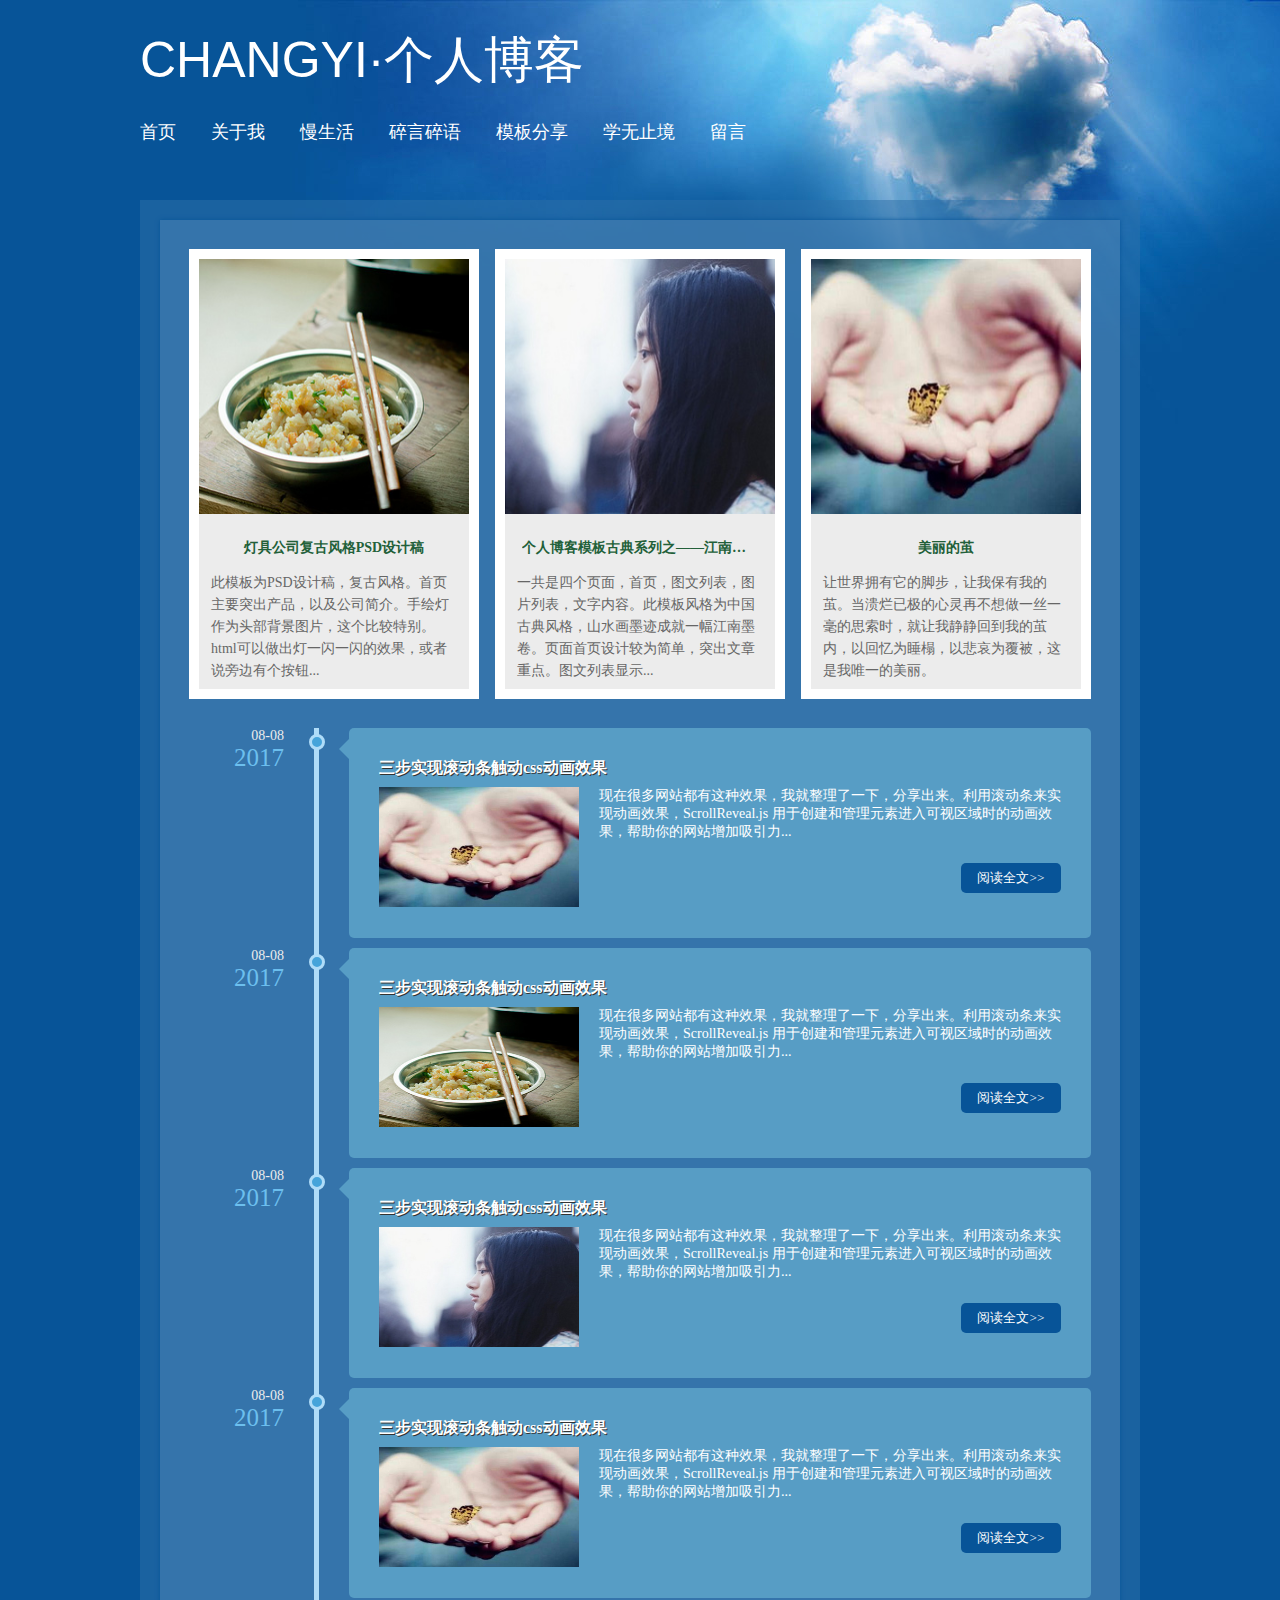
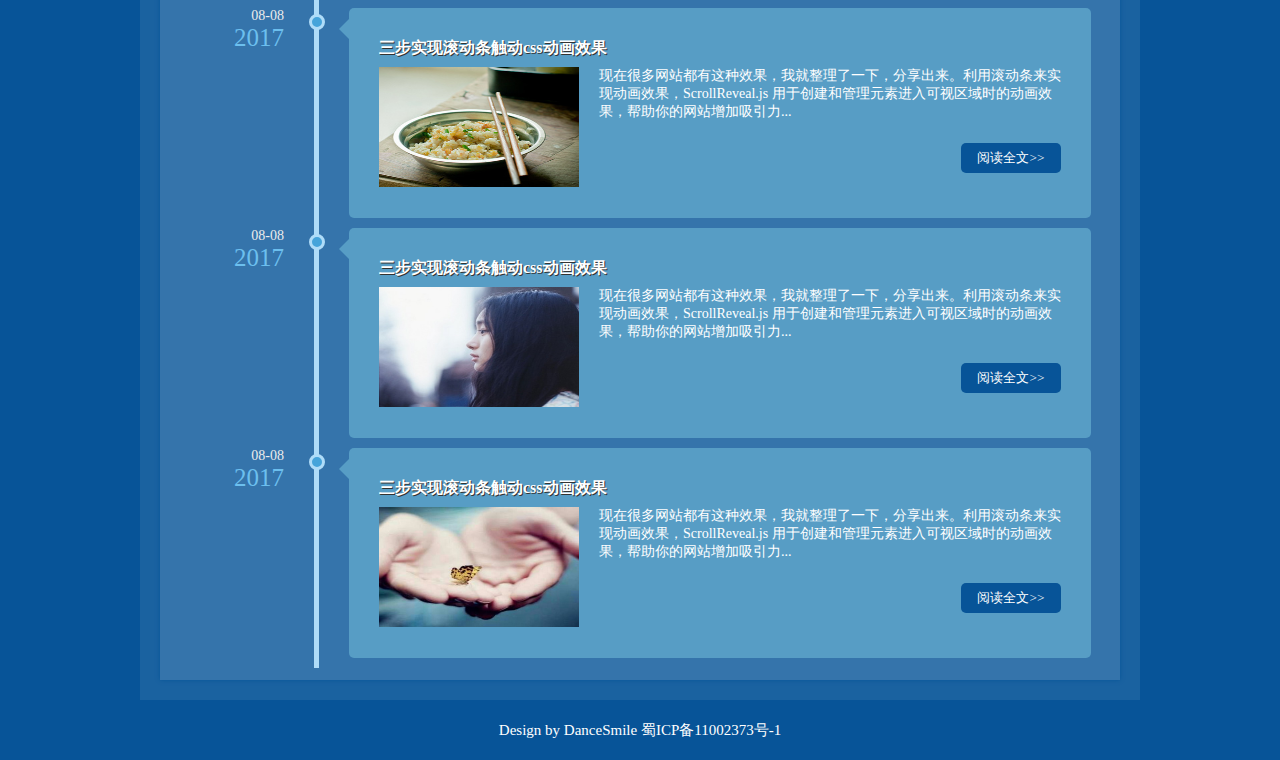
<file: 个人网页/index.html>
<html>
	<head>
		<title>网站主页</title>
		<meta charset="utf-8">
		<style>
			*{
				margin: 0;
				padding: 0;
				font-family: "微软雅黑";
			}
			input{
				border: 0;
			}
			a{
				text-decoration: none;
				color: white;
			}
			body{
				background: rgb(7,84,152) url(images/top.jpg) no-repeat 250px 0;
			}
			.container{
				width: 1000px;
				margin:0 auto;
			}
			.header{
				height: 200px;
			}
			.header-top{
				line-height: 120px;
				font-size: 50px;
				font-family: "Comic Sans MS", cursive, sans-serif;
				color: white;
			}
			.header-bottom li{
				float: left;
				list-style: none;
				font-size: 18px;
				margin-right: 35px;
			}
			.body{
				padding: 20px;
				height: 2060px;
				background: rgba(46,111,168,0.5);
			}
			.body-container{
				width: 960px;
				height:2060px;
				background: rgba(79,134,182,0.5);
				box-shadow: 0px 0px 4px rgb(7,84,152);
			}
			.body-header{
				margin: 21px;
				display: inline-block;
			}
			.body-header li{
				background: rgb(236,236,236);
				float: left;
				list-style: none;
				height: 430px;
				width: 270px;
				border: solid 10px white;
				margin: 8px;
			}
			.body-header img{
				width: 270px;
				height: 255px;
			}
			.body-header div{
				margin: 25px 12px;
				text-align: center;
			}
			.body-header a{
				width: 236px;
				display: inline-block;
				white-space: nowrap;
				overflow: hidden;
				text-overflow: ellipsis;
				font-size: 14px;
				font-weight: bold;
				color: rgb(34,96,57);
			}
			.body-header p{
				font-size: 14px;
				color: rgb(102,102,102);
				line-height: 22px;
				text-align: left;
				margin-top: 15px;
			}
			.body-footer-container{
				position: relative;
				height: 220px;
				width: 902px;
				margin: 0 29px;
			}
			.body-footer-div{
				position: absolute;
				margin-left: 120px;
				margin-top: -38px;
				height: 10px;
				width: 10px;
				background: rgb(70,164,218);
				border-style: solid;
				border-width: 3px;
				border-color: rgb(175,220,248);
				border-radius: 50%;
			}
			.body-footer-diver{
				position: absolute;
				margin-left: -53px;
				margin-top: -105px;
				border-color: transparent rgb(87,157,197) transparent transparent;
				border-width: 13px;
				border-style: solid;
			}
			.body-footer-container-left{
				float: left;
				height: 220px;
				width: 125px;
				border-width: 0 5px 0 0;
				border-style: solid;
				border-color: rgb(175,220,248);
			}
			.body-footer-container-left span{
				font-size: 14px;
				color: rgb(236,236,236);
			}
			.body-footer-container-left p{
				font-size: 25px;
				color: rgb(108,191,238);
				text-align: right;
				margin-right: 30px;
			}
			.body-footer-container-right{
				float: left;
				margin-left: 30px;
				padding: 30px;
				height: 150px;
				width: 682px;
				border-radius: 5px;
				background: rgb(87,157,197);
			}
			.body-footer-container-right img{
				height: 120px;
				width: 200px;
				display: block;
				float: left;
				margin-right: 20px;
			}
			.body-footer-container-right h2{
				font-size: 16px;
				color: white;
				margin-bottom: 8px;
				text-shadow: 1px 1px #333;
			} 
			.body-footer-container-right span{
				font-size: 14px;
				color: white;
			}
			.body-footer-container-right input{
				height: 30px;
				width: 100px;
				background: rgb(7,84,152);
				border-radius: 5px;
				color: white;
				display: block;
				float: right;
				margin-top: 40px;
			}
			.body-footer-container-right input:hover{
				cursor: pointer;
			}
			.footer{
				line-height: 60px;
			}
			.footer p{
				color: white;
				font-size: 15px;
				text-align: center;
			}
		</style>
	</head>
	<body>
		<div class="container">
			<div class="header">
				<p class="header-top">CHANGYI·个人博客</p>
				<ul class="header-bottom">
					<li><a href="index.html">首页</a></li>
					<li><a href="isme.html">关于我</a></li>
					<li><a href="three.html">慢生活</a></li>
					<li><a href="four.html">碎言碎语</a></li>
					<li><a href="five.html">模板分享</a></li>
					<li><a href="six.html">学无止境</a></li>
					<li><a href="seven.html">留言</a></li>
				</ul>
			</div>
			<div class="body">
				<div class="body-container">
					<ul class="body-header">
						<li>
							<img src="images/t01.jpg">
							<div>
								<a>灯具公司复古风格PSD设计稿</a>
								<p>此模板为PSD设计稿，复古风格。首页主要突出产品，以及公司简介。手绘灯作为头部背景图片，这个比较特别。html可以做出灯一闪一闪的效果，或者说旁边有个按钮...</p>
							</div>
						</li>
						<li>
							<img src="images/t02.jpg">
							<div>
								<a>个人博客模板古典系列之——江南墨画啊啊啊啊</a>
								<p>一共是四个页面，首页，图文列表，图片列表，文字内容。此模板风格为中国古典风格，山水画墨迹成就一幅江南墨卷。页面首页设计较为简单，突出文章重点。图文列表显示...</p>
							</div>
						</li>
						<li>
							<img src="images/t03.jpg">
							<div>
								<a>美丽的茧</a>
								<p>让世界拥有它的脚步，让我保有我的茧。当溃烂已极的心灵再不想做一丝一毫的思索时，就让我静静回到我的茧内，以回忆为睡榻，以悲哀为覆被，这是我唯一的美丽。</p>
							</div>
						</li>
					</ul>
					<div class="body-footer">
						<div class="body-footer-container">
							<div class="body-footer-container-left">
								<p>
								<span>08-08</span><br>
								2017
								</p>
								<div class="body-footer-div"></div>
							</div>
							<div class="body-footer-container-right">
								<h2>三步实现滚动条触动css动画效果</h2>
								<img src="images/t03.jpg">
								<span>现在很多网站都有这种效果，我就整理了一下，分享出来。利用滚动条来实现动画效果，ScrollReveal.js 用于创建和管理元素进入可视区域时的动画效果，帮助你的网站增加吸引力...</span>
								<input type="button" value="阅读全文>>">
								<div class="body-footer-diver"></div>
							</div>
						</div>
						<div class="body-footer-container">
							<div class="body-footer-container-left">
								<p>
								<span>08-08</span><br>
								2017
								</p>
								<div class="body-footer-div"></div>
							</div>
							<div class="body-footer-container-right">
								<h2>三步实现滚动条触动css动画效果</h2>
								<img src="images/t01.jpg">
								<span>现在很多网站都有这种效果，我就整理了一下，分享出来。利用滚动条来实现动画效果，ScrollReveal.js 用于创建和管理元素进入可视区域时的动画效果，帮助你的网站增加吸引力...</span>
								<input type="button" value="阅读全文>>">
								<div class="body-footer-diver"></div>
							</div>
						</div>
						<div class="body-footer-container">
							<div class="body-footer-container-left">
								<p>
								<span>08-08</span><br>
								2017
								</p>
								<div class="body-footer-div"></div>
							</div>
							<div class="body-footer-container-right">
								<h2>三步实现滚动条触动css动画效果</h2>
								<img src="images/t02.jpg">
								<span>现在很多网站都有这种效果，我就整理了一下，分享出来。利用滚动条来实现动画效果，ScrollReveal.js 用于创建和管理元素进入可视区域时的动画效果，帮助你的网站增加吸引力...</span>
								<input type="button" value="阅读全文>>">
								<div class="body-footer-diver"></div>
							</div>
						</div>
						<div class="body-footer-container">
							<div class="body-footer-container-left">
								<p>
								<span>08-08</span><br>
								2017
								</p>
								<div class="body-footer-div"></div>
							</div>
							<div class="body-footer-container-right">
								<h2>三步实现滚动条触动css动画效果</h2>
								<img src="images/t03.jpg">
								<span>现在很多网站都有这种效果，我就整理了一下，分享出来。利用滚动条来实现动画效果，ScrollReveal.js 用于创建和管理元素进入可视区域时的动画效果，帮助你的网站增加吸引力...</span>
								<input type="button" value="阅读全文>>">
								<div class="body-footer-diver"></div>
							</div>
						</div>
						<div class="body-footer-container">
							<div class="body-footer-container-left">
								<p>
								<span>08-08</span><br>
								2017
								</p>
								<div class="body-footer-div"></div>
							</div>
							<div class="body-footer-container-right">
								<h2>三步实现滚动条触动css动画效果</h2>
								<img src="images/t01.jpg">
								<span>现在很多网站都有这种效果，我就整理了一下，分享出来。利用滚动条来实现动画效果，ScrollReveal.js 用于创建和管理元素进入可视区域时的动画效果，帮助你的网站增加吸引力...</span>
								<input type="button" value="阅读全文>>">
								<div class="body-footer-diver"></div>
							</div>
						</div>
						<div class="body-footer-container">
							<div class="body-footer-container-left">
								<p>
								<span>08-08</span><br>
								2017
								</p>
								<div class="body-footer-div"></div>
							</div>
							<div class="body-footer-container-right">
								<h2>三步实现滚动条触动css动画效果</h2>
								<img src="images/t02.jpg">
								<span>现在很多网站都有这种效果，我就整理了一下，分享出来。利用滚动条来实现动画效果，ScrollReveal.js 用于创建和管理元素进入可视区域时的动画效果，帮助你的网站增加吸引力...</span>
								<input type="button" value="阅读全文>>">
								<div class="body-footer-diver"></div>
							</div>
						</div>
						<div class="body-footer-container">
							<div class="body-footer-container-left">
								<p>
								<span>08-08</span><br>
								2017
								</p>
								<div class="body-footer-div"></div>
							</div>
							<div class="body-footer-container-right">
								<h2>三步实现滚动条触动css动画效果</h2>
								<img src="images/t03.jpg">
								<span>现在很多网站都有这种效果，我就整理了一下，分享出来。利用滚动条来实现动画效果，ScrollReveal.js 用于创建和管理元素进入可视区域时的动画效果，帮助你的网站增加吸引力...</span>
								<input type="button" value="阅读全文>>">
								<div class="body-footer-diver"></div>
							</div>
						</div>
					</div>
				</div>
			</div>
			<div class="footer">
				<p>Design by DanceSmile 蜀ICP备11002373号-1</p>
			</div>
		</div>
	</body>
</html>
</file>
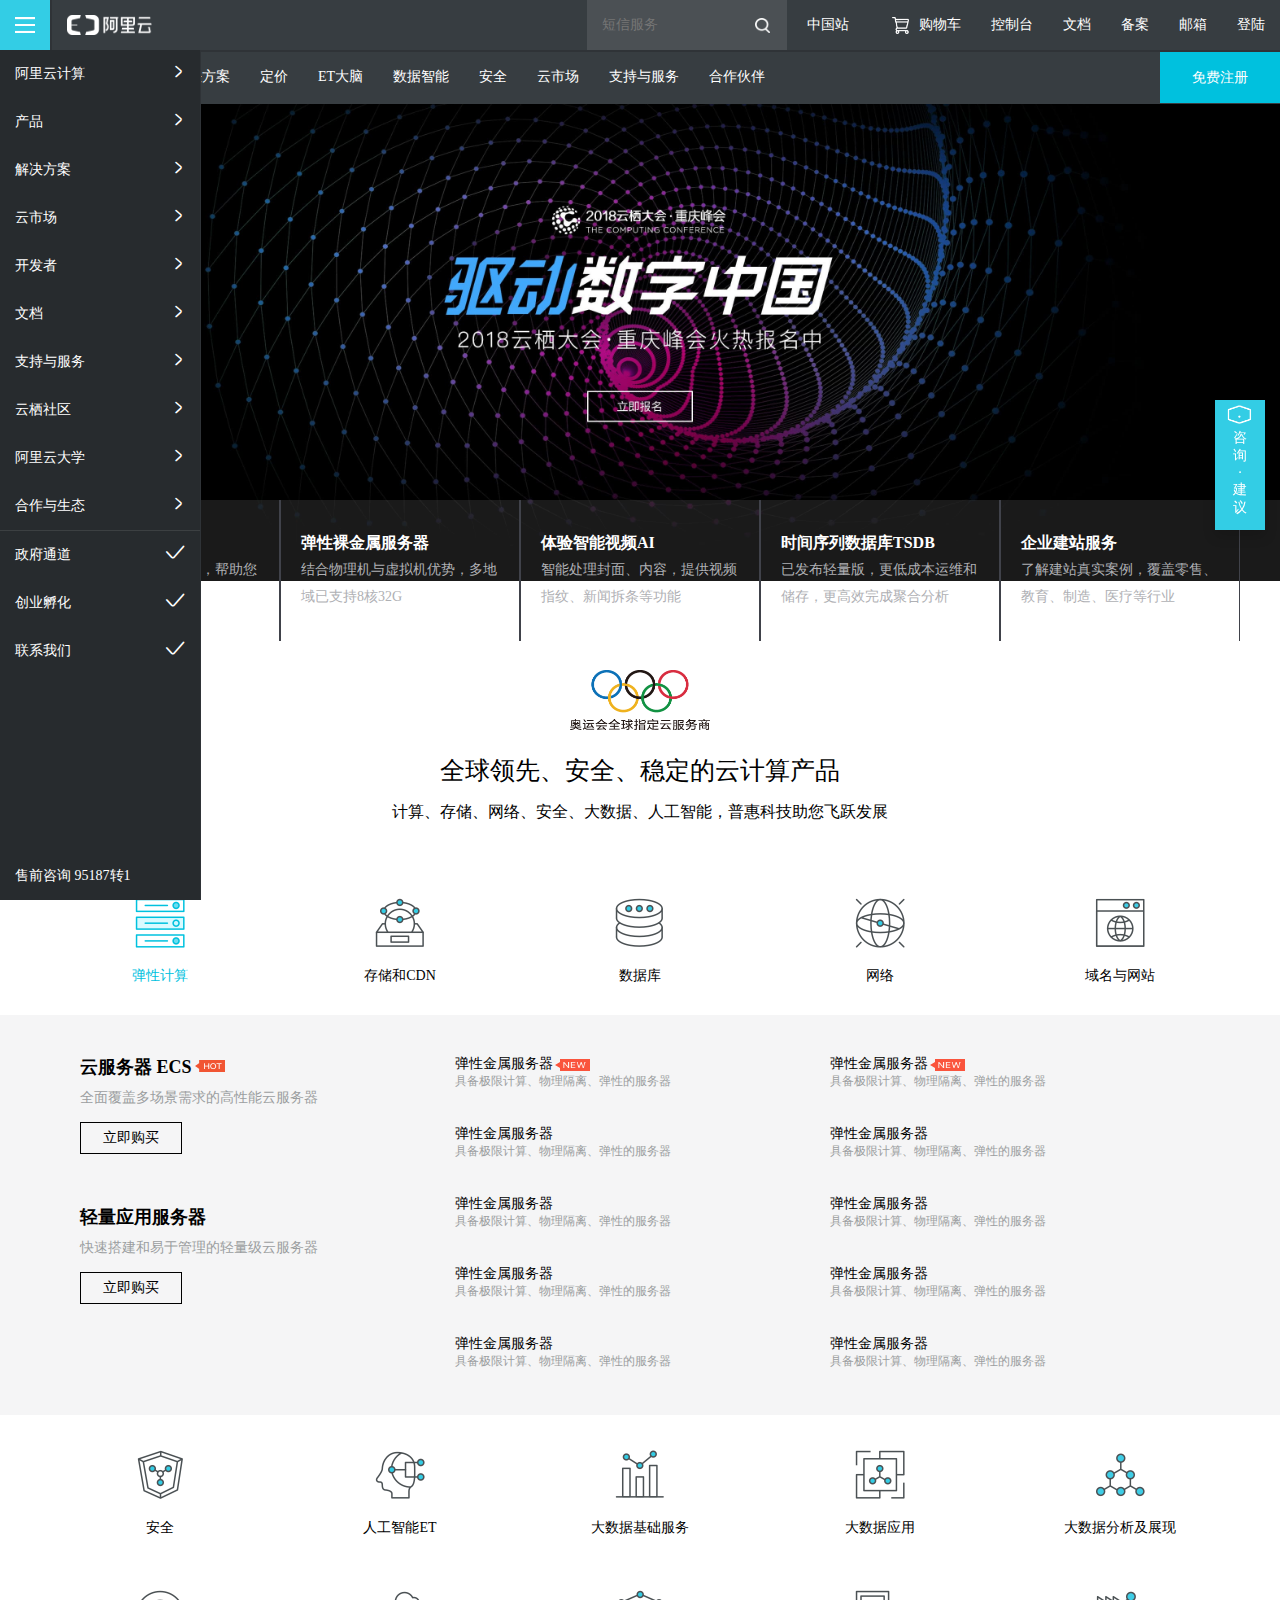
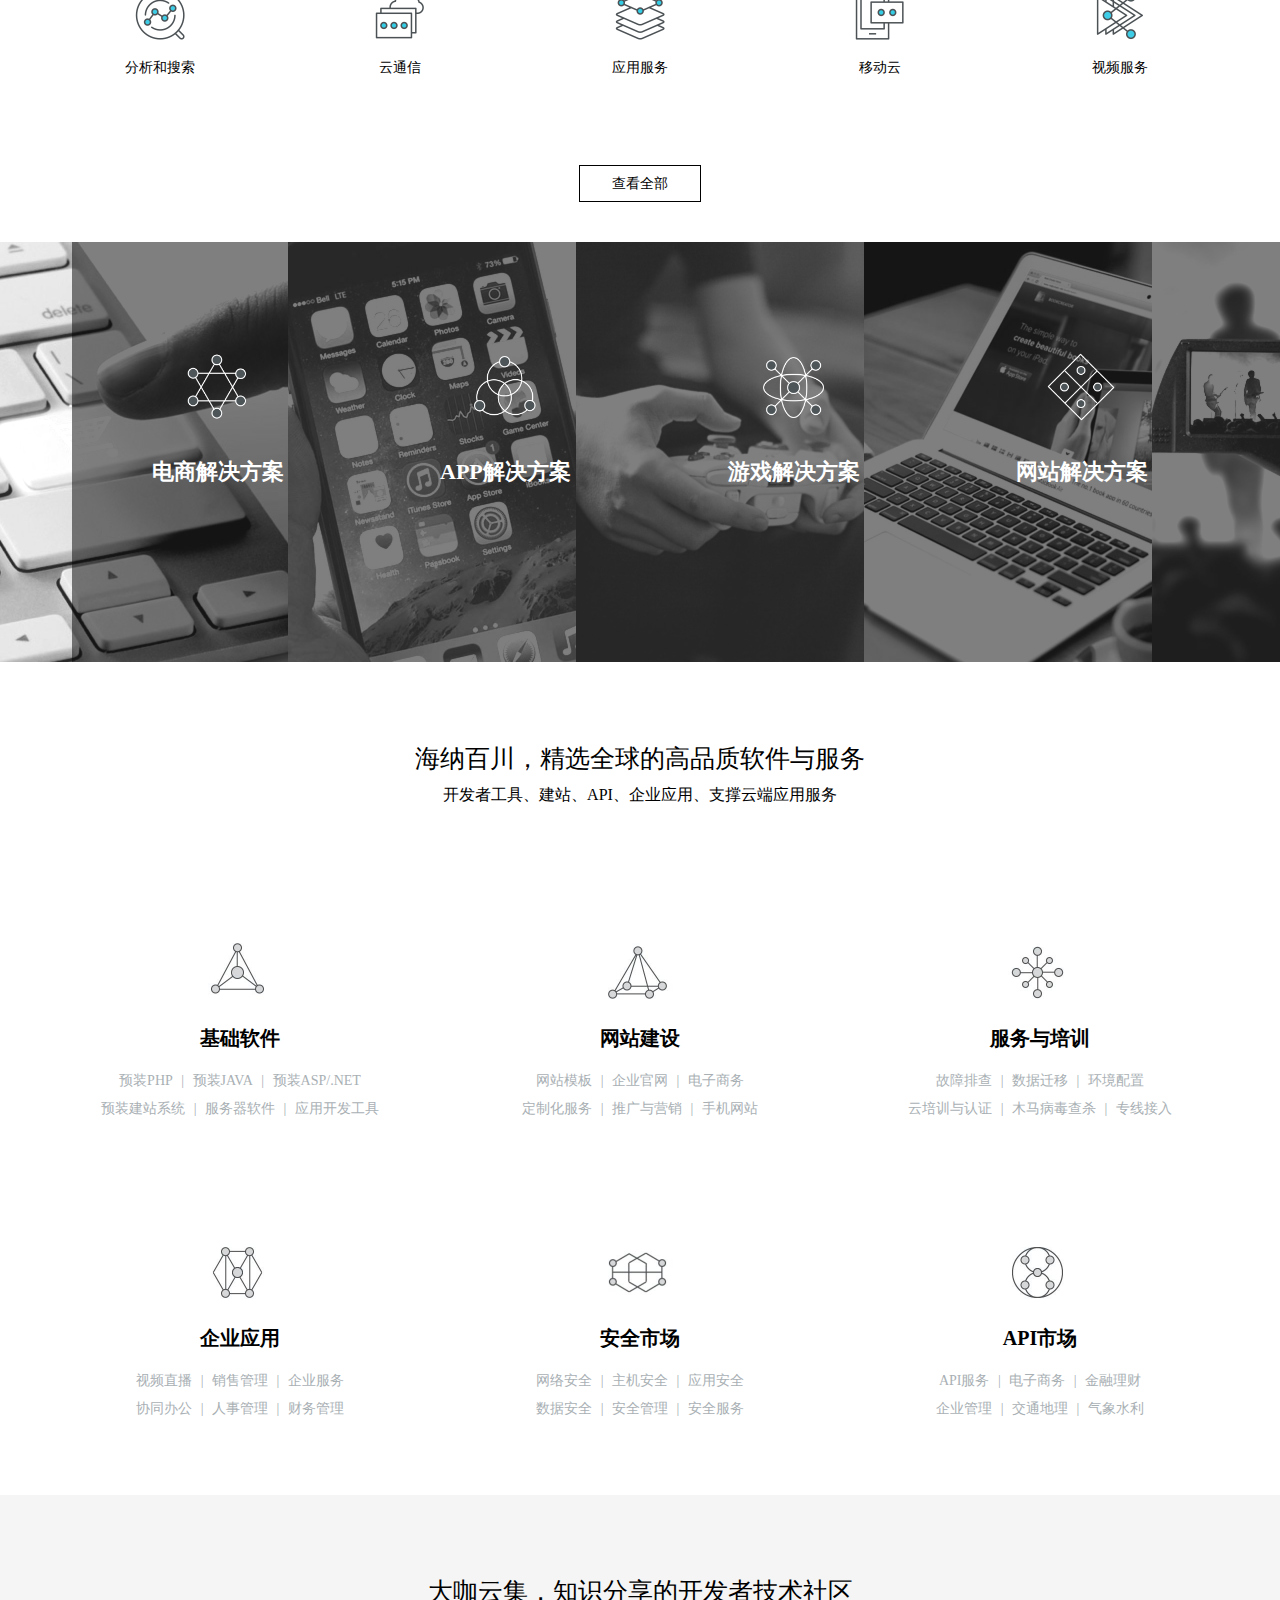
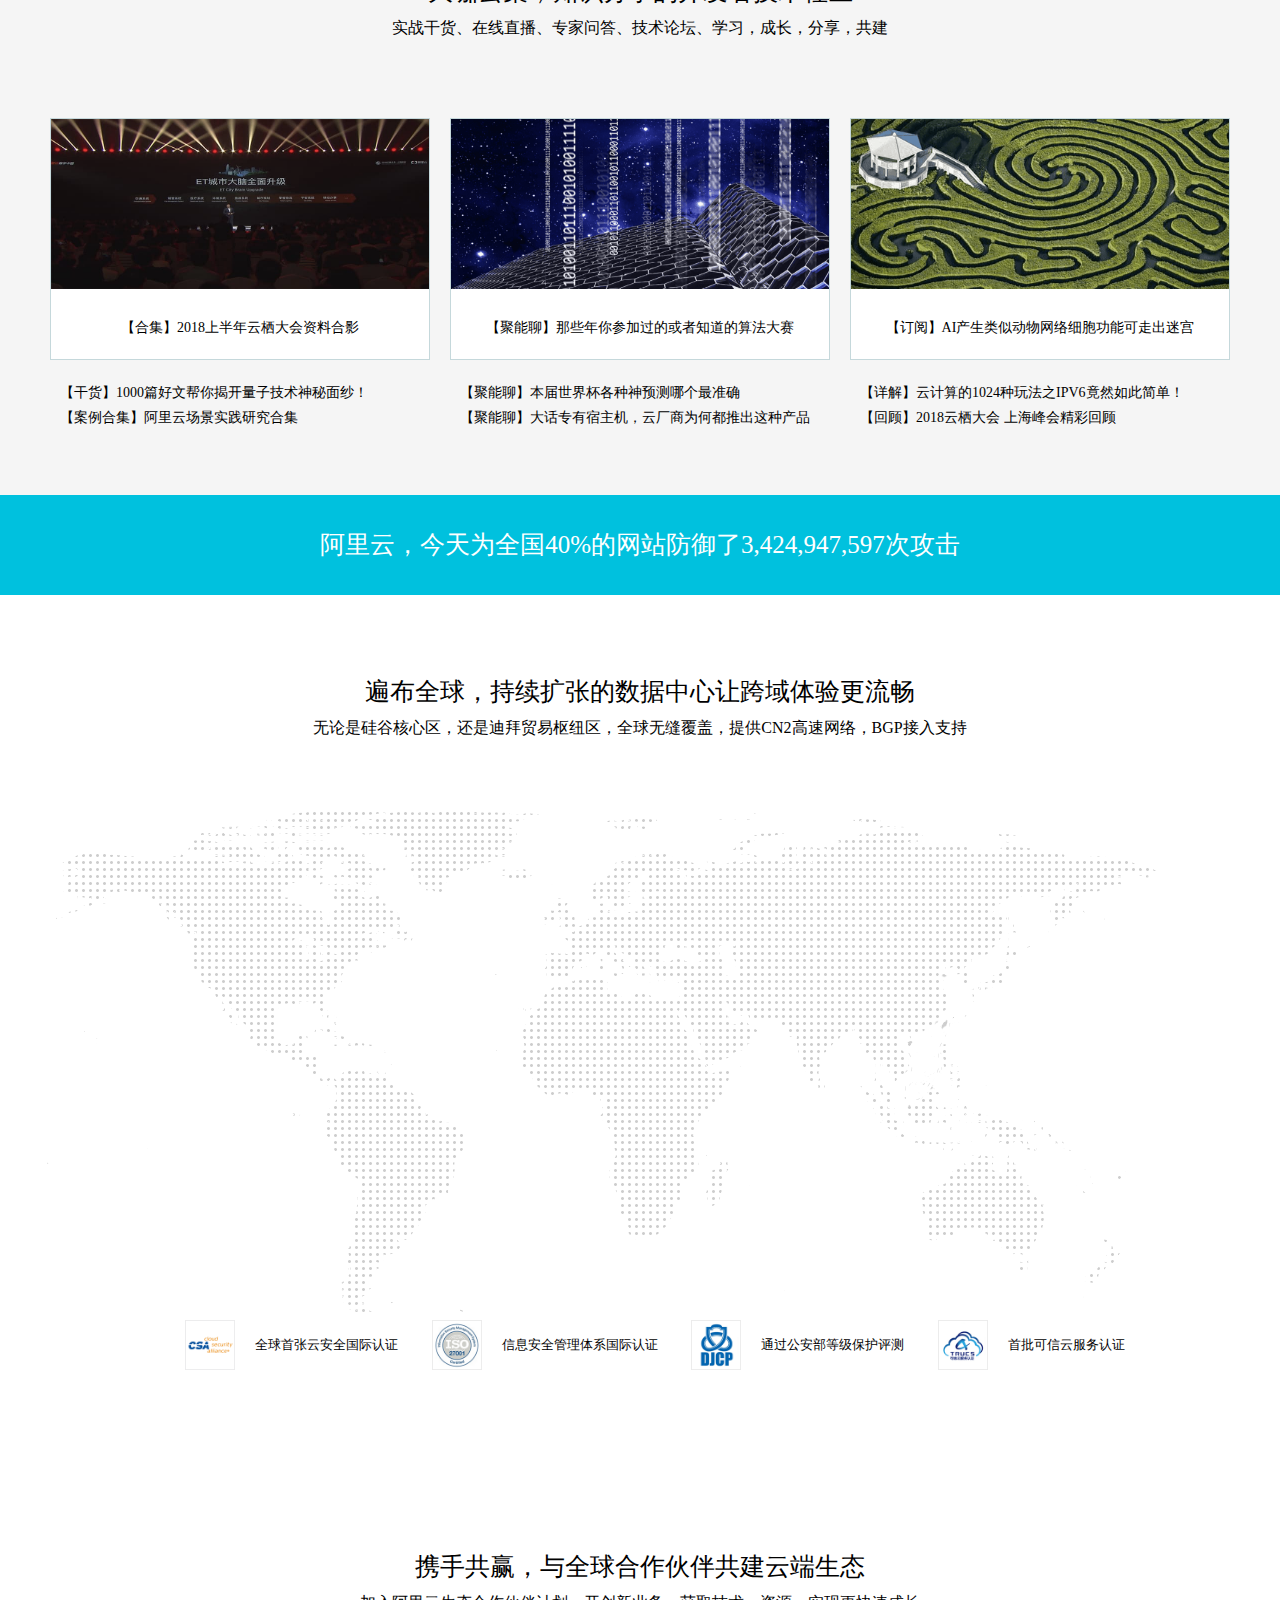
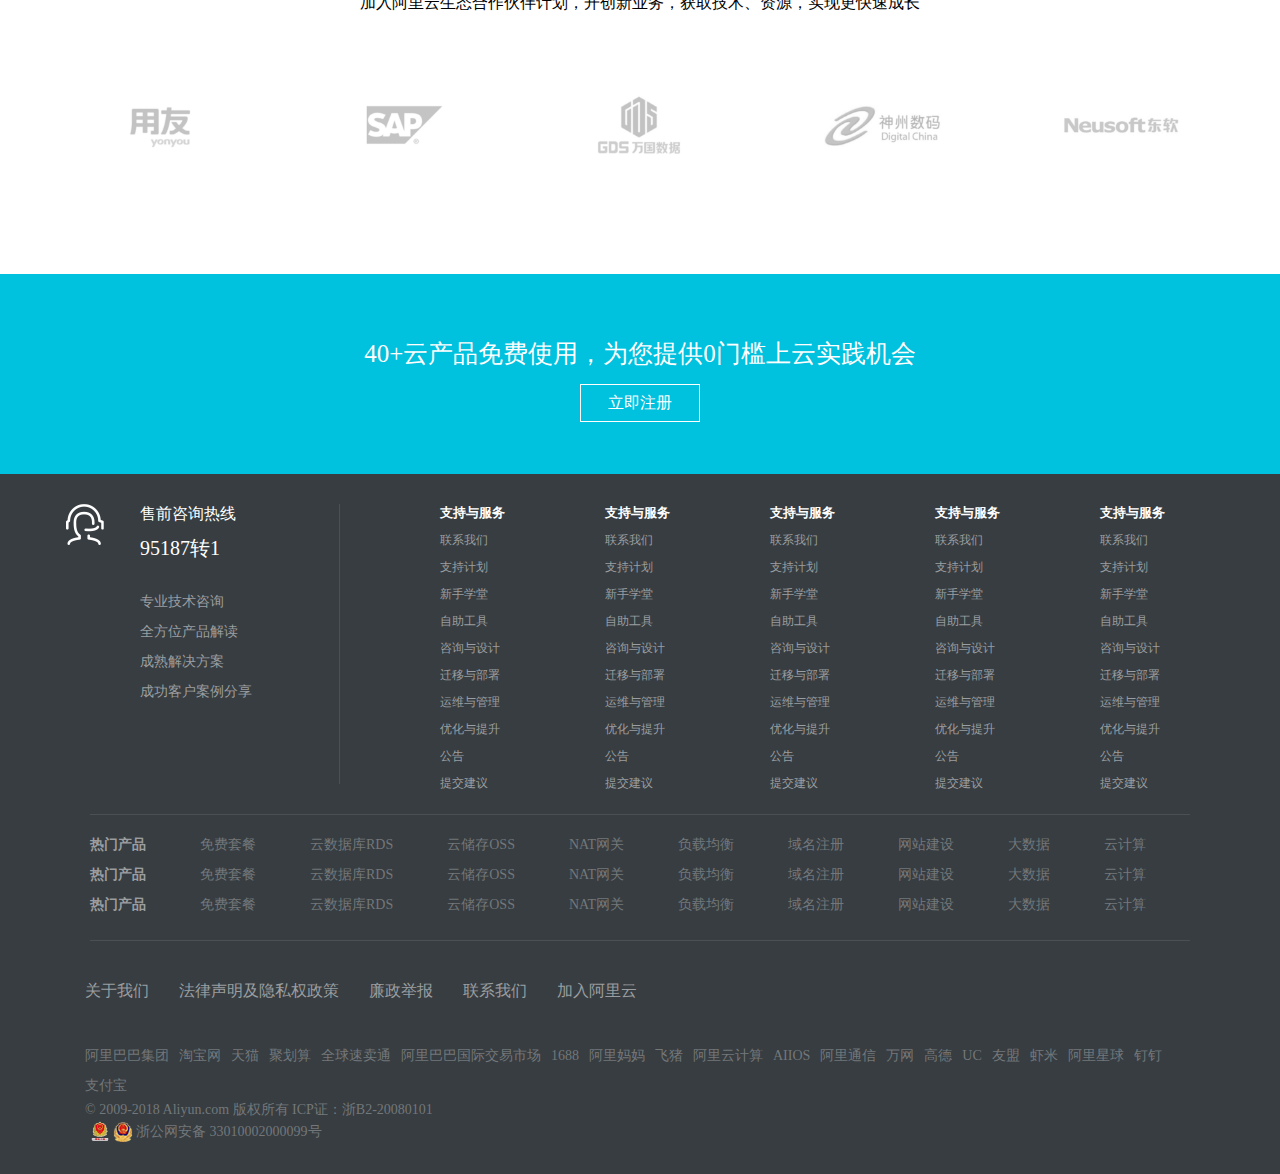
<file: 阿里云/index.html>
<!DOCTYPE html>
<html>
	<head>
		<meta charset="UTF-8">
		<title>阿里云</title>
		<link rel="stylesheet" type="text/css" href="aliyun.css">
		<link rel="stylesheet" type="text/css" href="download/cont/iconfont.css">
	</head>
	<body>
		<div class="header">
			<div class="header-hover">
				<div class="header-top">
					<span class="header-top-img">
						<div class="header-top-ul1">
							<span class="header-top-one">售前咨询 95187转1</span>
							<ul>
								<li class="header-top-li1">
									阿里云计算
									<span class="iconfont icon-jiantouyou"></span>
									<ul class="header-top-ul2">
										<li style="font-size: 16px; font-weight: bold;" class="header-top-li2">阿里云计算</li>
										<li class="header-top-li2">关于阿里云</li>
										<li class="header-top-li2">分析师报告</li>
										<li class="header-top-li2">客户案例</li>
										<li class="header-top-li2">全球基础设施</li>
										<li class="header-top-li2">人工智能</li>
										<li class="header-top-li2">量子计算云平台</li>
										<li class="header-top-li2">信任中心</li>
										<li style="border-bottom: rgb(60,64,66) solid 1px; padding-bottom: 15px;" class="header-top-li2">合规性</li>
										<li style="font-size: 16px; font-weight: bold;" class="header-top-li2">入门</li>
										<li class="header-top-li2">新手学堂</li>
										<li class="header-top-li2">定价</li>
										<li style="border-bottom: rgb(60,64,66) solid 1px; padding-bottom: 15px;" class="header-top-li2">免费套餐</li>
										<li style="font-size: 16px; font-weight: bold;" class="header-top-li2">动态</li>
										<li class="header-top-li2">产品动态</li>
										<li class="header-top-li2">云栖博客</li>
										<li class="header-top-li2">码上公益</li>
										<li style="border-bottom: rgb(60,64,66) solid 1px; padding-bottom: 15px;" class="header-top-li2">媒体报道</li>
										<li style="border-bottom: rgb(60,64,66) solid 1px; padding-bottom: 15px;font-size: 16px; font-weight: bold;" class="header-top-li2">加入阿里云</li>
									</ul>
								</li>
								<li class="header-top-li1">
									产品
									<span class="iconfont icon-jiantouyou"></span>
									<ul class="header-top-ul2">
										<li class="header-top-li2">精选
											<span class="iconfont icon-jiantouyou"></span>
										</li>
										<li class="header-top-li2">人工智能
											<span class="iconfont icon-jiantouyou"></span>
										</li>
										<li class="header-top-li2">云计算基础
											<span class="iconfont icon-jiantouyou"></span>
										</li>
										<li class="header-top-li2">物联网
											<span class="iconfont icon-jiantouyou"></span>
										</li>
										<li class="header-top-li2">大数据
											<span class="iconfont icon-jiantouyou"></span>
										</li>
										<li class="header-top-li2">安全
											<span class="iconfont icon-jiantouyou"></span>
										</li>
										<li class="header-top-li2">企业应用
											<span class="iconfont icon-jiantouyou"></span>
										</li>
									</ul>
								</li>
								<li class="header-top-li1">
									解决方案
									<span class="iconfont icon-jiantouyou"></span>
									<ul class="header-top-ul2">
										<li class="header-top-li2">行业解决方案
											<span class="iconfont icon-jiantouyou"></span>
										</li>
										<li class="header-top-li2">通用解决方案
											<span class="iconfont icon-jiantouyou"></span>
										</li>
										<li class="header-top-li2">企业服务解决方案
											<span class="iconfont icon-jiantouyou"></span>
										</li>
										<li class="header-top-li2">安全解决方案
											<span class="iconfont icon-jiantouyou"></span>
										</li>
										<li class="header-top-li2">大数据解决方案
											<span class="iconfont icon-jiantouyou"></span>
										</li>
										<li class="header-top-li2">Devops解决方案
											<span class="iconfont icon-jiantouyou"></span>
										</li>
									</ul>
								</li>
								<li class="header-top-li1">
									云市场
									<span class="iconfont icon-jiantouyou"></span>
									<ul class="header-top-ul2">
										<li class="header-top-li2">基础软件市场
											<span class="iconfont icon-jiantouyou"></span>
										</li>
										<li class="header-top-li2">网站建设
											<span class="iconfont icon-jiantouyou"></span>
										</li>
										<li class="header-top-li2">企业应用
											<span class="iconfont icon-jiantouyou"></span>
										</li>
										<li class="header-top-li2">服务与培训
											<span class="iconfont icon-jiantouyou"></span>
										</li>
										<li class="header-top-li2">安全市场
											<span class="iconfont icon-jiantouyou"></span>
										</li>
										<li class="header-top-li2">API市场
											<span class="iconfont icon-jiantouyou"></span>
										</li>
										<li class="header-top-li2">物联网市场
											<span class="iconfont icon-jiantouyou"></span>
										</li>
									</ul>
								</li>
								<li class="header-top-li1">
									开发者
									<span class="iconfont icon-jiantouyou"></span>
								</li>
								<li class="header-top-li1">
									文档
									<span class="iconfont icon-jiantouyou"></span>
								</li>
								<li class="header-top-li1">
									支持与服务
									<span class="iconfont icon-jiantouyou"></span>
								</li>
								<li class="header-top-li1">
									云栖社区
									<span class="iconfont icon-jiantouyou"></span>
								</li>
								<li class="header-top-li1">
									阿里云大学
									<span class="iconfont icon-jiantouyou"></span>
								</li>
								<li style="border-bottom: rgb(60,64,66) solid 1px; padding-bottom: 15px;" class="header-top-li1">
									合作与生态
									<span class="iconfont icon-jiantouyou"></span>
								</li>
								<li class="header-top-li1">
									政府通道
									<span class="iconfont icon-xuanzhong"></span>
								</li>
								<li class="header-top-li1">
									创业孵化
									<span class="iconfont icon-xuanzhong"></span>
								</li>
								<li class="header-top-li1">
									联系我们
									<span class="iconfont icon-xuanzhong"></span>
								</li>
							</ul>
						</div>
					</span>
					<div class="header-top-name">
						<img src="image/tu2.png">
						<img class="header-top-gif" src="image/gif1.gif">
					</div>
					<ul class="header-top-nav">
						<li>登陆</li>
						<li>邮箱</li>
						<li>备案</li>
						<li>文档</li>
						<li>控制台</li>
						<li><img src="image/gouwu.png">购物车</li>
					</ul>
					<div class="header-top-china">
						中国站
						<i></i>
					</div>
					<input class="header-top-input" type="text" placeholder="短信服务"><img class="glass" src="image/secher.png">
				</div>
				<div class="header-body">
					<div class="header-body-header">
						<ul class="header-body-left">
							<li>最新活动</li>
							<li>产品
								<span class="header-body-three"></span>
							</li>
							<li>解决方案
								<span class="header-body-three"></span>
							</li>
							<li>定价</li>
							<li>ET大脑
								<span class="header-body-three"></span>
							</li>
							<li>数据智能
								<span class="header-body-three"></span>
							</li>
							<li>安全
								<span class="header-body-three"></span>
							</li>
							<li>云市场
								<span class="header-body-three"></span>
							</li>
							<li>支持与服务
								<span class="header-body-three"></span>
							</li>
							<li>合作伙伴
								<span class="header-body-three"></span>
							</li>
						</ul>
						<span class="header-body-right">免费注册</span>
					</div>
				</div>
			</div>
			<div class="header-bottom">
				<ul>
					<li>
						<h2>免费套餐</h2>
						<p>提供40余款高性能产品，帮助您获得上云实践经验</p>
					</li>
					<li>
						<h2>弹性裸金属服务器</h2>
						<p>结合物理机与虚拟机优势，多地域已支持8核32G</p>
					</li>
					<li>
						<h2>体验智能视频AI</h2>
						<p>智能处理封面、内容，提供视频指纹、新闻拆条等功能</p>
					</li>
					<li>
						<h2>时间序列数据库TSDB</h2>
						<p>已发布轻量版，更低成本运维和储存，更高效完成聚合分析</p>
					</li>
					<li>
						<h2>企业建站服务</h2>
						<p>了解建站真实案例，覆盖零售、教育、制造、医疗等行业</p>
					</li>
				</ul>
			</div>
		</div>
		<div class="bodyer fixfather">
			<img src="image/aoyun.png" style="width: 140px; height: 60px;">
			<p class="p1" style="color: black;">全球领先、安全、稳定的云计算产品</p>
			<p class="p2">计算、存储、网络、安全、大数据、人工智能，普惠科技助您飞跃发展</p>
			<div class="bodyer-bottom">
				<div>
					<img src="image/img/tu1.png">
					<p style="color: rgb(0,193,222);">弹性计算</p>
				</div>
				<div>
					<img src="image/img/tu2.png">
					<p>存储和CDN</p>
				</div>
				<div>
					<img src="image/img/tu3.png">
					<p>数据库</p>
				</div>
				<div>
					<img src="image/img/tu4.png">
					<p>网络</p>
				</div>
				<div>
					<img src="image/img/tu5.png">
					<p>域名与网站</p>
				</div>
			</div>
		</div>
		<div class="ecs">
			<div class="ecs-container">
				<div class="ecs-left">
					<div class="ecs-left-div">
						<h2>云服务器 ECS</h2>
						<img src="image/hot.png">
						<p>全面覆盖多场景需求的高性能云服务器</p>
						<a>立即购买</a>
					</div>
					<div class="ecs-left-div">
						<h2>轻量应用服务器</h2>
						<p>快速搭建和易于管理的轻量级云服务器</p>
						<a>立即购买</a>
					</div>
				</div>
				<div class="ecs-center">
					<div class="ecs-center-box">
						<p>弹性金属服务器</p>
						<img class="ecs-center-img" src="image/new.png">
						<a>具备极限计算、物理隔离、弹性的服务器</a>
					</div>
					<div class="ecs-center-box">
						<p>弹性金属服务器</p>
						<a>具备极限计算、物理隔离、弹性的服务器</a>
					</div>
					<div class="ecs-center-box">
						<p>弹性金属服务器</p>
						<a>具备极限计算、物理隔离、弹性的服务器</a>
					</div>
					<div class="ecs-center-box">
						<p>弹性金属服务器</p>
						<a>具备极限计算、物理隔离、弹性的服务器</a>
					</div>
					<div class="ecs-center-box">
						<p>弹性金属服务器</p>
						<a>具备极限计算、物理隔离、弹性的服务器</a>
					</div>
				</div>
				<div class="ecs-center">
					<div class="ecs-center-box">
						<p>弹性金属服务器</p>
						<img class="ecs-center-img" src="image/new.png">
						<a>具备极限计算、物理隔离、弹性的服务器</a>
					</div>
					<div class="ecs-center-box">
						<p>弹性金属服务器</p>
						<a>具备极限计算、物理隔离、弹性的服务器</a>
					</div>
					<div class="ecs-center-box">
						<p>弹性金属服务器</p>
						<a>具备极限计算、物理隔离、弹性的服务器</a>
					</div>
					<div class="ecs-center-box">
						<p>弹性金属服务器</p>
						<a>具备极限计算、物理隔离、弹性的服务器</a>
					</div>
					<div class="ecs-center-box">
						<p>弹性金属服务器</p>
						<a>具备极限计算、物理隔离、弹性的服务器</a>
					</div>
				</div>
			</div>
		</div>
		<div class="center">
			<div class="center-box">
				<img src="image/img/AI1.png">
				<p>安全</p>
			</div>
			<div class="center-box">
				<img src="image/img/AI2.png">
				<p>人工智能ET</p>
			</div>
			<div class="center-box">
				<img src="image/img/AI3.png">
				<p>大数据基础服务</p>
			</div>
			<div class="center-box">
				<img src="image/img/AI4.png">
				<p>大数据应用</p>
			</div>
			<div class="center-box">
				<img src="image/img/AI5.png">
				<p>大数据分析及展现</p>
			</div>
			<div class="center-box">
				<img src="image/img/AI6.png">
				<p>分析和搜索</p>
			</div>
			<div class="center-box">
				<img src="image/img/AI7.png">
				<p>云通信</p>
			</div>
			<div class="center-box">
				<img src="image/img/AI8.png">
				<p>应用服务</p>
			</div>
			<div class="center-box">
				<img src="image/img/AI9.png">
				<p>移动云</p>
			</div>
			<div class="center-box">
				<img src="image/img/AI10.png">
				<p>视频服务</p>
			</div>
			<a class="center-a">查看全部</a>
		</div>
		<div class="four">
			<div class="four-container">
				<img class="four-img" src="image/datu1.jpg">
				<img class="four-img" src="image/datu2.jpg">
				<img class="four-img" src="image/datu3.jpg">
				<img class="four-img" src="image/datu4.jpg">
				<img class="four-img" src="image/datu5.jpg">
			</div>
			<div class="four-position">
				<div class="four-position-div">
					<img src="image/div1.png">
					<p>电商解决方案</p>
				</div>
				<div class="four-position-div">
					<img src="image/div2.png">
					<p>APP解决方案</p>
				</div>
				<div class="four-position-div">
					<img src="image/div3.png">
					<p>游戏解决方案</p>
				</div>
				<div class="four-position-div">
					<img src="image/div4.png">
					<p>网站解决方案</p>
				</div>
				<div class="four-position-div">
					<img src="image/div5.png">
					<p>音视频解决方案</p>
				</div>
			</div>
		</div>
		<div class="five fixfather">
			<div class="five-text">
				<h2>海纳百川，精选全球的高品质软件与服务</h2>
				<p>开发者工具、建站、API、企业应用、支撑云端应用服务</p>
			</div>
			<div class="five-img">
				<div class="five-img-image"></div>
				<div class="five-img-p">
					<p>基础软件</p>
					<a>预装PHP</a>
					<span>|</span>
					<a>预装JAVA</a>
					<span>|</span>
					<a>预装ASP/.NET</a>
					<a>预装建站系统</a>
					<span>|</span>
					<a>服务器软件</a>
					<span>|</span>
					<a>应用开发工具</a>
				</div>
			</div>
			<div class="five-img">
				<div class="five-img-image2"></div>
				<div class="five-img-p">
					<p>网站建设</p>
					<a>网站模板</a>
					<span>|</span>
					<a>企业官网</a>
					<span>|</span>
					<a>电子商务</a>
					<a>定制化服务</a>
					<span>|</span>
					<a>推广与营销</a>
					<span>|</span>
					<a>手机网站</a>
				</div>
			</div>
			<div class="five-img">
				<div class="five-img-image3"></div>
				<div class="five-img-p">
					<p>服务与培训</p>
					<a>故障排查</a>
					<span>|</span>
					<a>数据迁移</a>
					<span>|</span>
					<a>环境配置</a>
					<a>云培训与认证</a>
					<span>|</span>
					<a>木马病毒查杀</a>
					<span>|</span>
					<a>专线接入</a>
				</div>
			</div>
			<div class="five-img">
				<div class="five-img-image4"></div>
				<div class="five-img-p">
					<p>企业应用</p>
					<a>视频直播</a>
					<span>|</span>
					<a>销售管理</a>
					<span>|</span>
					<a>企业服务</a><br/>
					<a>协同办公</a>
					<span>|</span>
					<a>人事管理</a>
					<span>|</span>
					<a>财务管理</a>
				</div>
			</div>
			<div class="five-img">
				<div class="five-img-image5"></div>
				<div class="five-img-p">
					<p>安全市场</p>
					<a>网络安全</a>
					<span>|</span>
					<a>主机安全</a>
					<span>|</span>
					<a>应用安全</a><br>
					<a>数据安全</a>
					<span>|</span>
					<a>安全管理</a>
					<span>|</span>
					<a>安全服务</a>
				</div>
			</div>
			<div class="five-img">
				<div class="five-img-image6"></div>
				<div class="five-img-p">
					<p>API市场</p>
					<a>API服务</a>
					<span>|</span>
					<a>电子商务</a>
					<span>|</span>
					<a>金融理财</a><br>
					<a>企业管理</a>
					<span>|</span>
					<a>交通地理</a>
					<span>|</span>
					<a>气象水利</a>
				</div>
			</div>
		</div>
		<div class="six">
			<div class="six-top">
				<h2>大咖云集，知识分享的开发者技术社区</h2>
				<p>实战干货、在线直播、专家问答、技术论坛、学习，成长，分享，共建</p>
			</div>
			<div class="six-bottom">
				<div class="six-bottom-img">
					<img src="image/six1.jpg">
					<a>【合集】2018上半年云栖大会资料合影</a>
				</div>
				<div class="six-bottom-img">
					<img src="image/six2.png">
					<a>【聚能聊】那些年你参加过的或者知道的算法大赛</a>
				</div>
				<div class="six-bottom-img">
					<img src="image/six3.png">
					<a>【订阅】AI产生类似动物网络细胞功能可走出迷宫</a>
				</div>
				<div class="six-bottom-a">
					<ul>
						<li>【干货】1000篇好文帮你揭开量子技术神秘面纱！</li>
						<li>【案例合集】阿里云场景实践研究合集</li>
					</ul>
				</div>
				<div class="six-bottom-a">
					<ul>
						<li>【聚能聊】本届世界杯各种神预测哪个最准确</li>
						<li>【聚能聊】大话专有宿主机，云厂商为何都推出这种产品</li>
					</ul>
				</div>
				<div class="six-bottom-a">
					<ul>
						<li>【详解】云计算的1024种玩法之IPV6竟然如此简单！</li>
						<li>【回顾】2018云栖大会 上海峰会精彩回顾</li>
					</ul>
				</div>
			</div>
		</div>
		<div class="seven">
			<a>阿里云，今天为全国40%的网站防御了3,424,947,597次攻击</a>
		</div>
		<div class="eight">
			<div class="eight-top">
				<h2>遍布全球，持续扩张的数据中心让跨域体验更流畅</h2>
				<p>无论是硅谷核心区，还是迪拜贸易枢纽区，全球无缝覆盖，提供CN2高速网络，BGP接入支持</p>
			</div>
			<div class="eight-bottom">
				<img src="image/china.png">
				<div class="eight-bottom-img">
					<img src="image/china1.png"><a>全球首张云安全国际认证</a>
					<img src="image/china2.png"><a>信息安全管理体系国际认证</a>
					<img src="image/china3.png"><a>通过公安部等级保护评测</a>
					<img src="image/china4.png"><a>首批可信云服务认证</a>
				</div>
			</div>
		</div>
		<div class="nine">
			<div class="nine-top">
				<h2>携手共赢，与全球合作伙伴共建云端生态</h2>
				<p>加入阿里云生态合作伙伴计划，开创新业务，获取技术、资源，实现更快速成长</p>
			</div>
			<div class="nine-bottom">
				<div>
					<img src="image/nine1.png">
				</div>
				<div>
					<img src="image/nine2.png">
				</div>
				<div>
					<img src="image/nine3.png">
				</div>
				<div>
					<img src="image/nine4.png">
				</div>
				<div>
					<img src="image/nine5.png">
				</div>
			</div>
		</div>
		<div class="ten">
			<p>40+云产品免费使用，为您提供0门槛上云实践机会</p>
			<button>立即注册</button>
		</div>
		<div class="bottom">
			<div class="bottom-container">
				<div class="bottom-top-container fixfather">
					<div class="bottom-left">
						<img src="image/bottom1.png">
						<div class="bottom-left-div">
							<h3>售前咨询热线</h3>
							<h2>95187转1</h2>
							<ul>
								<li>专业技术咨询</li>
								<li>全方位产品解读</li>
								<li>成熟解决方案</li>
								<li>成功客户案例分享</li>
							</ul>
						</div>
					</div>
					<div class="bottom-right">
						<ul class="bottom-right-ul1">
							<li class="bottom-right-li">
								<h2>支持与服务</h2>
								<ul class="bottom-right-ul2">
									<li>联系我们</li>
									<li>支持计划</li>
									<li>新手学堂</li>
									<li>自助工具</li>
									<li>咨询与设计</li>
									<li>迁移与部署</li>
									<li>运维与管理</li>
									<li>优化与提升</li>
									<li>公告</li>
									<li>提交建议</li>
								</ul>
							</li>
							<li class="bottom-right-li">
								<h2>支持与服务</h2>
								<ul class="bottom-right-ul2">
									<li>联系我们</li>
									<li>支持计划</li>
									<li>新手学堂</li>
									<li>自助工具</li>
									<li>咨询与设计</li>
									<li>迁移与部署</li>
									<li>运维与管理</li>
									<li>优化与提升</li>
									<li>公告</li>
									<li>提交建议</li>
								</ul>
							</li>
							<li class="bottom-right-li">
								<h2>支持与服务</h2>
								<ul class="bottom-right-ul2">
									<li>联系我们</li>
									<li>支持计划</li>
									<li>新手学堂</li>
									<li>自助工具</li>
									<li>咨询与设计</li>
									<li>迁移与部署</li>
									<li>运维与管理</li>
									<li>优化与提升</li>
									<li>公告</li>
									<li>提交建议</li>
								</ul>
							</li>
							<li class="bottom-right-li">
								<h2>支持与服务</h2>
								<ul class="bottom-right-ul2">
									<li>联系我们</li>
									<li>支持计划</li>
									<li>新手学堂</li>
									<li>自助工具</li>
									<li>咨询与设计</li>
									<li>迁移与部署</li>
									<li>运维与管理</li>
									<li>优化与提升</li>
									<li>公告</li>
									<li>提交建议</li>
								</ul>
							</li>
							<li class="bottom-right-li">
								<h2>支持与服务</h2>
								<ul class="bottom-right-ul2">
									<li>联系我们</li>
									<li>支持计划</li>
									<li>新手学堂</li>
									<li>自助工具</li>
									<li>咨询与设计</li>
									<li>迁移与部署</li>
									<li>运维与管理</li>
									<li>优化与提升</li>
									<li>公告</li>
									<li>提交建议</li>
								</ul>
							</li>
						</ul>
					</div>
				</div>
				<div class="bottom-center fixfather">
					<ul class="bottom-center-ul1">
						<li class="bottom-center-li">
							<h2>热门产品</h2>
							<ul class="bottom-center-ul2">
								<li>免费套餐</li>
								<li>云数据库RDS</li>
								<li>云储存OSS</li>
								<li>NAT网关</li>
								<li>负载均衡</li>
								<li>域名注册</li>
								<li>网站建设</li>
								<li>大数据</li>
								<li>云计算</li>
							</ul>
						</li>
						<li class="bottom-center-li">
							<h2>热门产品</h2>
							<ul class="bottom-center-ul2">
								<li>免费套餐</li>
								<li>云数据库RDS</li>
								<li>云储存OSS</li>
								<li>NAT网关</li>
								<li>负载均衡</li>
								<li>域名注册</li>
								<li>网站建设</li>
								<li>大数据</li>
								<li>云计算</li>
							</ul>
						</li>
						<li class="bottom-center-li">
							<h2>热门产品</h2>
							<ul class="bottom-center-ul2">
								<li>免费套餐</li>
								<li>云数据库RDS</li>
								<li>云储存OSS</li>
								<li>NAT网关</li>
								<li>负载均衡</li>
								<li>域名注册</li>
								<li>网站建设</li>
								<li>大数据</li>
								<li>云计算</li>
							</ul>
						</li>
					</ul>
				</div>
				<div class="bottom-bottom">
					<p class="bottom-bottom-top"><a>关于我们</a><a>法律声明及隐私权政策</a><a>廉政举报</a><a>联系我们</a><a>加入阿里云</a></p>
					<p class="bottom-bottom-center"><a>阿里巴巴集团</a><a>淘宝网</a><a>天猫</a><a>聚划算</a><a>全球速卖通</a><a>阿里巴巴国际交易市场</a><a>1688</a><a>阿里妈妈</a><a>飞猪</a><a>阿里云计算</a><a>AIIOS</a><a>阿里通信</a><a>万网</a><a>高德</a><a>UC</a><a>友盟</a><a>虾米</a><a>阿里星球</a><a>钉钉</a><br><a>支付宝</a></p>
					<p style="color: rgb(115,119,122); ">© 2009-2018 Aliyun.com 版权所有 ICP证：浙B2-20080101</p>
					<p class="bottom-bottom-bottom"><img src="image/gongan.png"><a>浙公网安备 33010002000099号</a></p>
				</div>
			</div>
		</div>
		<div class="fix">
			<img src="image/fix.png">
			<span>咨<br>询<br>·<br>建<br>议</span>
		</div>
		<div class="fix-div">
			<div class="fix-div1">
				<div class="fix-div-img">
					<img src="image/fixdiv1.png">
				</div>
				<div class="fix-div-a">
					<a>售前咨询电话</a><br>
					<span style="color: #FF8A00;">95187转1</span>
				</div>
			</div>
			<div class="fix-div1">
				<div class="fix-div-img">
					<img src="image/fixdiv2.png">
				</div>
				<div class="fix-div-a">
					<a>智能顾问</a><br>
					<span>智能诊断，秒级解答</span>
				</div>
			</div>
			<div class="fix-div1">
				<div class="fix-div-img">
					<img src="image/fixdiv3.png">
				</div>
				<div class="fix-div-a">
					<a>建议反馈</a><br>
					<span>阿里云不是完美的，我们期待您的建议</span>
				</div>
			</div>
		</div>
	</body>
</html>
</file>
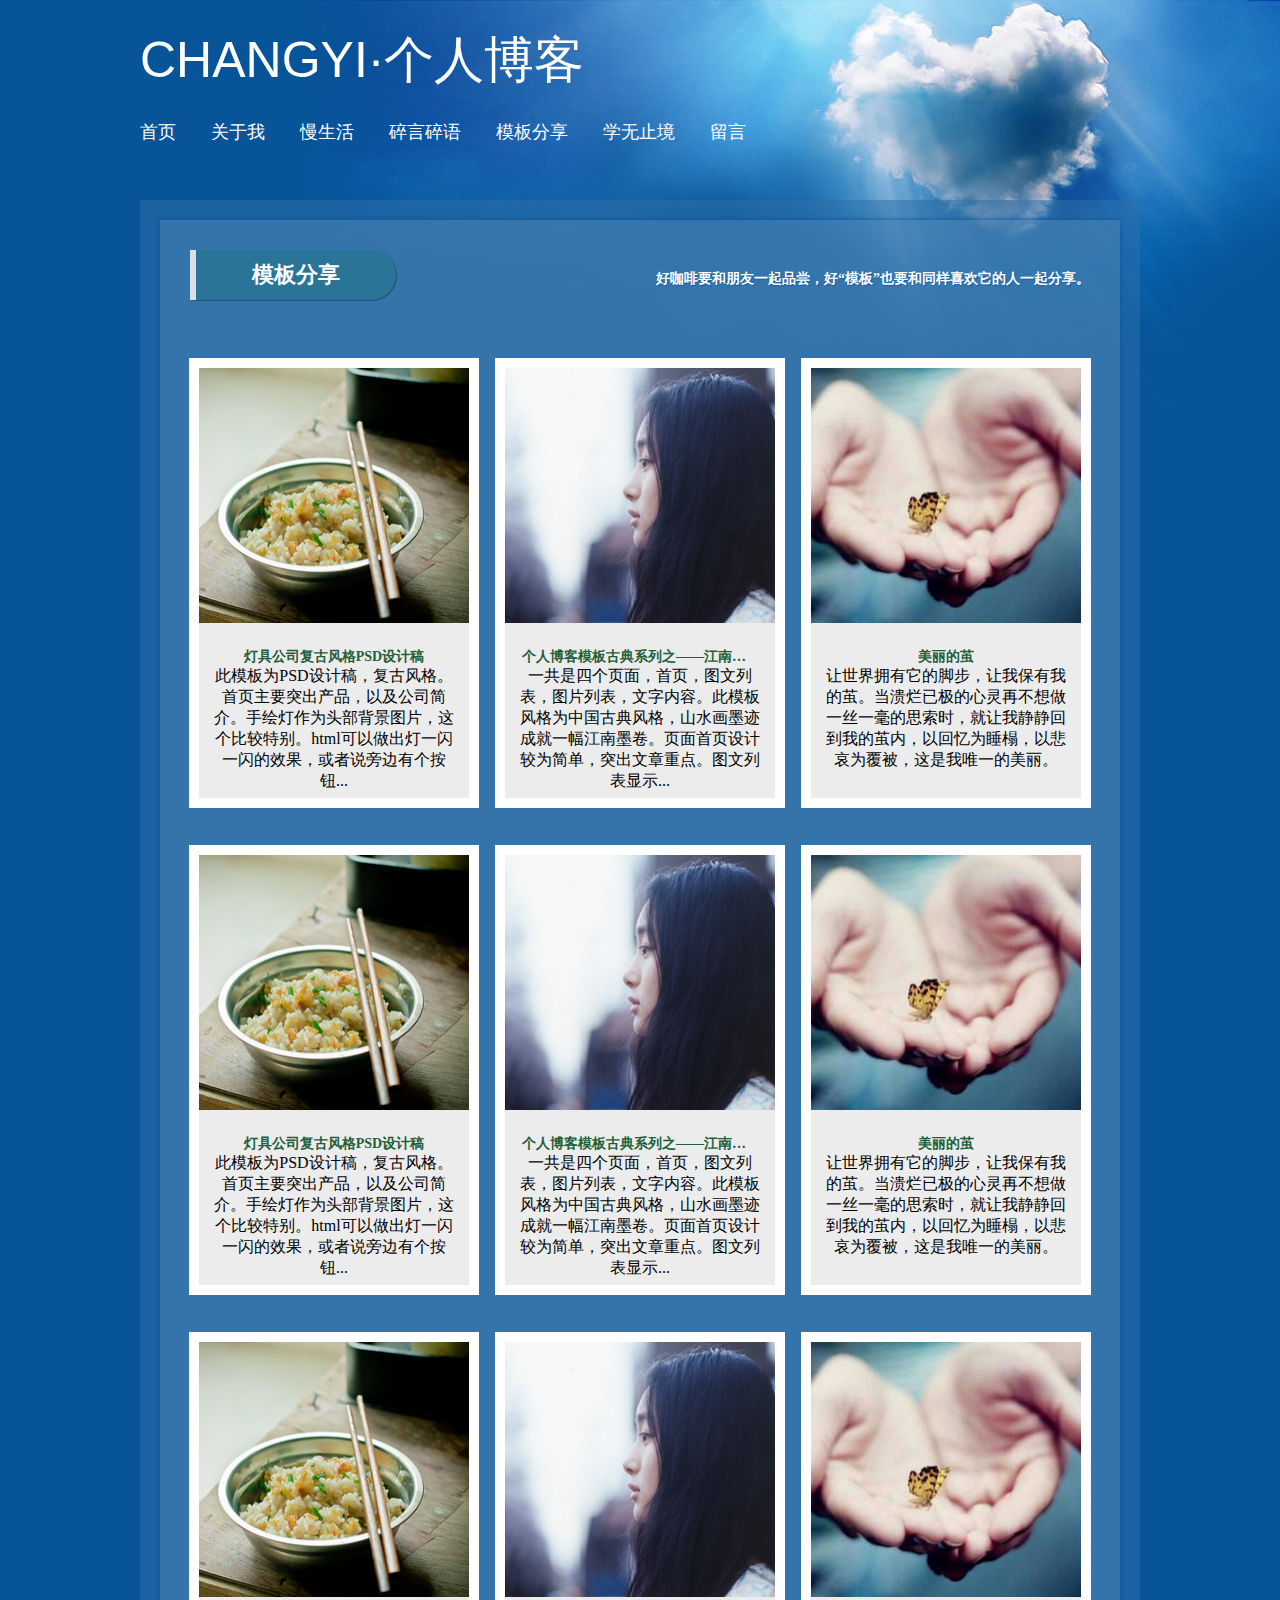
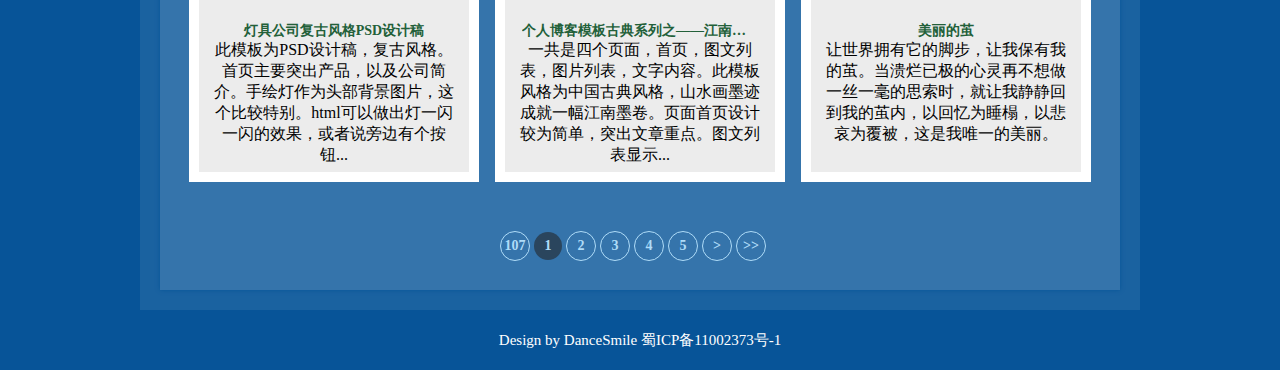
<file: 个人网页/five.html>
<html>
	<head>
		<title>网站主页</title>
		<meta charset="utf-8">
		<style>
			*{
				margin: 0;
				padding: 0;
				font-family: "微软雅黑";
			}
			input{
				border: 0;
			}
			a{
				text-decoration: none;
				color: white;
			}
			body{
				background: rgb(7,84,152) url(images/top.jpg) no-repeat 250px 0;
			}
			.container{
				width: 1000px;
				margin:0 auto;
			}
			.header{
				height: 200px;
			}
			.header-top{
				line-height: 120px;
				font-size: 50px;
				font-family: "Comic Sans MS", cursive, sans-serif;
				color: white;
			}
			.header-bottom li{
				float: left;
				list-style: none;
				font-size: 18px;
				margin-right: 35px;
			}
			.body{
				width: 960px;
				padding: 20px;
				height: 1670px;
				background: rgba(46,111,168,0.5);
			}
			.body-container{
				width: 960px;
				height:1670px;
				background: rgba(79,134,182,0.5);
				box-shadow: 0px 0px 4px rgb(7,84,152);
			}
			.body-container b{
				display: inline-block;
				background: #2a7497;
				width: 200px;
				padding: 10px 0;
				margin-bottom: 20px;
				text-align: center;
				font-size: 22px;
				color: white;
				border-left: #dae1e4 6px solid;
				border-radius: 0 30px 30px 0;
				box-shadow: #21566f 1px 1px 1px;
			}
			.body-container .span{
				float: right;
				margin-top: 20px;
				font-size: 14px;
				color: white;
				text-shadow: rgba(7, 84, 152, 0.71) 1px 1px 1px;
			}
			.body-container h2{
				padding: 30px;
			}
			.body-header{
				margin: 0 21px 21px 21px;
				display: inline-block;
			}
			.body-header li{
				background: rgb(236,236,236);
				float: left;
				list-style: none;
				height: 430px;
				width: 270px;
				border: solid 10px white;
				margin: 8px;
			}
			.body-header img{
				width: 270px;
				height: 255px;
			}
			.body-header div{
				margin: 25px 12px;
				text-align: center;
			}
			.body-header a{
				width: 236px;
				display: inline-block;
				white-space: nowrap;
				overflow: hidden;
				text-overflow: ellipsis;
				font-size: 14px;
				font-weight: bold;
				color: rgb(34,96,57);
			}
			.body-bottom{
				width: 280px;
				margin: 20px auto;
			}
			.body-bottom a{
				display: inline-block;
				line-height: 28px;
				width: 28px;
				border: rgb(175,220,248) solid 1px;
				border-radius: 50%;
				color: rgb(175,220,248);
				font-size: 14px;
				font-weight: bold;
				text-align: center;
			}
			.body-bottom .this{
				border: none;
				background: rgb(42,69,93);
			}
			.body-bottom a:hover{
				background: rgb(42,69,93);
			}
			.footer{
				line-height: 60px;
			}
			.footer p{
				color: white;
				font-size: 15px;
				text-align: center;
			}
		</style>
	</head>
	<body>
		<div class="container">
			<div class="header">
				<p class="header-top">CHANGYI·个人博客</p>
				<ul class="header-bottom">
					<li><a href="index.html">首页</a></li>
					<li><a href="isme.html">关于我</a></li>
					<li><a href="three.html">慢生活</a></li>
					<li><a href="four.html">碎言碎语</a></li>
					<li><a href="five.html">模板分享</a></li>
					<li><a href="six.html">学无止境</a></li>
					<li><a href="seven.html">留言</a></li>
				</ul>
			</div>
			<div class="body">
				<div class="body-container">
					<h2>
						<b>模板分享</b>
						<span class="span">好咖啡要和朋友一起品尝，好“模板”也要和同样喜欢它的人一起分享。</span>
					</h2>
					<ul class="body-header">
						<li>
							<img src="images/t01.jpg">
							<div>
								<a>灯具公司复古风格PSD设计稿</a>
								<p>此模板为PSD设计稿，复古风格。首页主要突出产品，以及公司简介。手绘灯作为头部背景图片，这个比较特别。html可以做出灯一闪一闪的效果，或者说旁边有个按钮...</p>
							</div>
						</li>
						<li>
							<img src="images/t02.jpg">
							<div>
								<a>个人博客模板古典系列之——江南墨画啊啊啊啊</a>
								<p>一共是四个页面，首页，图文列表，图片列表，文字内容。此模板风格为中国古典风格，山水画墨迹成就一幅江南墨卷。页面首页设计较为简单，突出文章重点。图文列表显示...</p>
							</div>
						</li>
						<li>
							<img src="images/t03.jpg">
							<div>
								<a>美丽的茧</a>
								<p>让世界拥有它的脚步，让我保有我的茧。当溃烂已极的心灵再不想做一丝一毫的思索时，就让我静静回到我的茧内，以回忆为睡榻，以悲哀为覆被，这是我唯一的美丽。</p>
							</div>
						</li>
					</ul>
					<ul class="body-header">
						<li>
							<img src="images/t01.jpg">
							<div>
								<a>灯具公司复古风格PSD设计稿</a>
								<p>此模板为PSD设计稿，复古风格。首页主要突出产品，以及公司简介。手绘灯作为头部背景图片，这个比较特别。html可以做出灯一闪一闪的效果，或者说旁边有个按钮...</p>
							</div>
						</li>
						<li>
							<img src="images/t02.jpg">
							<div>
								<a>个人博客模板古典系列之——江南墨画啊啊啊啊</a>
								<p>一共是四个页面，首页，图文列表，图片列表，文字内容。此模板风格为中国古典风格，山水画墨迹成就一幅江南墨卷。页面首页设计较为简单，突出文章重点。图文列表显示...</p>
							</div>
						</li>
						<li>
							<img src="images/t03.jpg">
							<div>
								<a>美丽的茧</a>
								<p>让世界拥有它的脚步，让我保有我的茧。当溃烂已极的心灵再不想做一丝一毫的思索时，就让我静静回到我的茧内，以回忆为睡榻，以悲哀为覆被，这是我唯一的美丽。</p>
							</div>
						</li>
					</ul>
					<ul class="body-header">
						<li>
							<img src="images/t01.jpg">
							<div>
								<a>灯具公司复古风格PSD设计稿</a>
								<p>此模板为PSD设计稿，复古风格。首页主要突出产品，以及公司简介。手绘灯作为头部背景图片，这个比较特别。html可以做出灯一闪一闪的效果，或者说旁边有个按钮...</p>
							</div>
						</li>
						<li>
							<img src="images/t02.jpg">
							<div>
								<a>个人博客模板古典系列之——江南墨画啊啊啊啊</a>
								<p>一共是四个页面，首页，图文列表，图片列表，文字内容。此模板风格为中国古典风格，山水画墨迹成就一幅江南墨卷。页面首页设计较为简单，突出文章重点。图文列表显示...</p>
							</div>
						</li>
						<li>
							<img src="images/t03.jpg">
							<div>
								<a>美丽的茧</a>
								<p>让世界拥有它的脚步，让我保有我的茧。当溃烂已极的心灵再不想做一丝一毫的思索时，就让我静静回到我的茧内，以回忆为睡榻，以悲哀为覆被，这是我唯一的美丽。</p>
							</div>
						</li>
					</ul>
					<div class="body-bottom">
						<a href="dd">107</a>
						<a class="this" href="dd">1</a>
						<a href="dd">2</a>
						<a href="dd">3</a>
						<a href="dd">4</a>
						<a href="dd">5</a>
						<a href="dd">></a>
						<a href="dd">>></a>
					</div>
				</div>
			</div>
			<div class="footer">
				<p>Design by DanceSmile 蜀ICP备11002373号-1</p>
			</div>
		</div>
	</body>
</html>
</file>
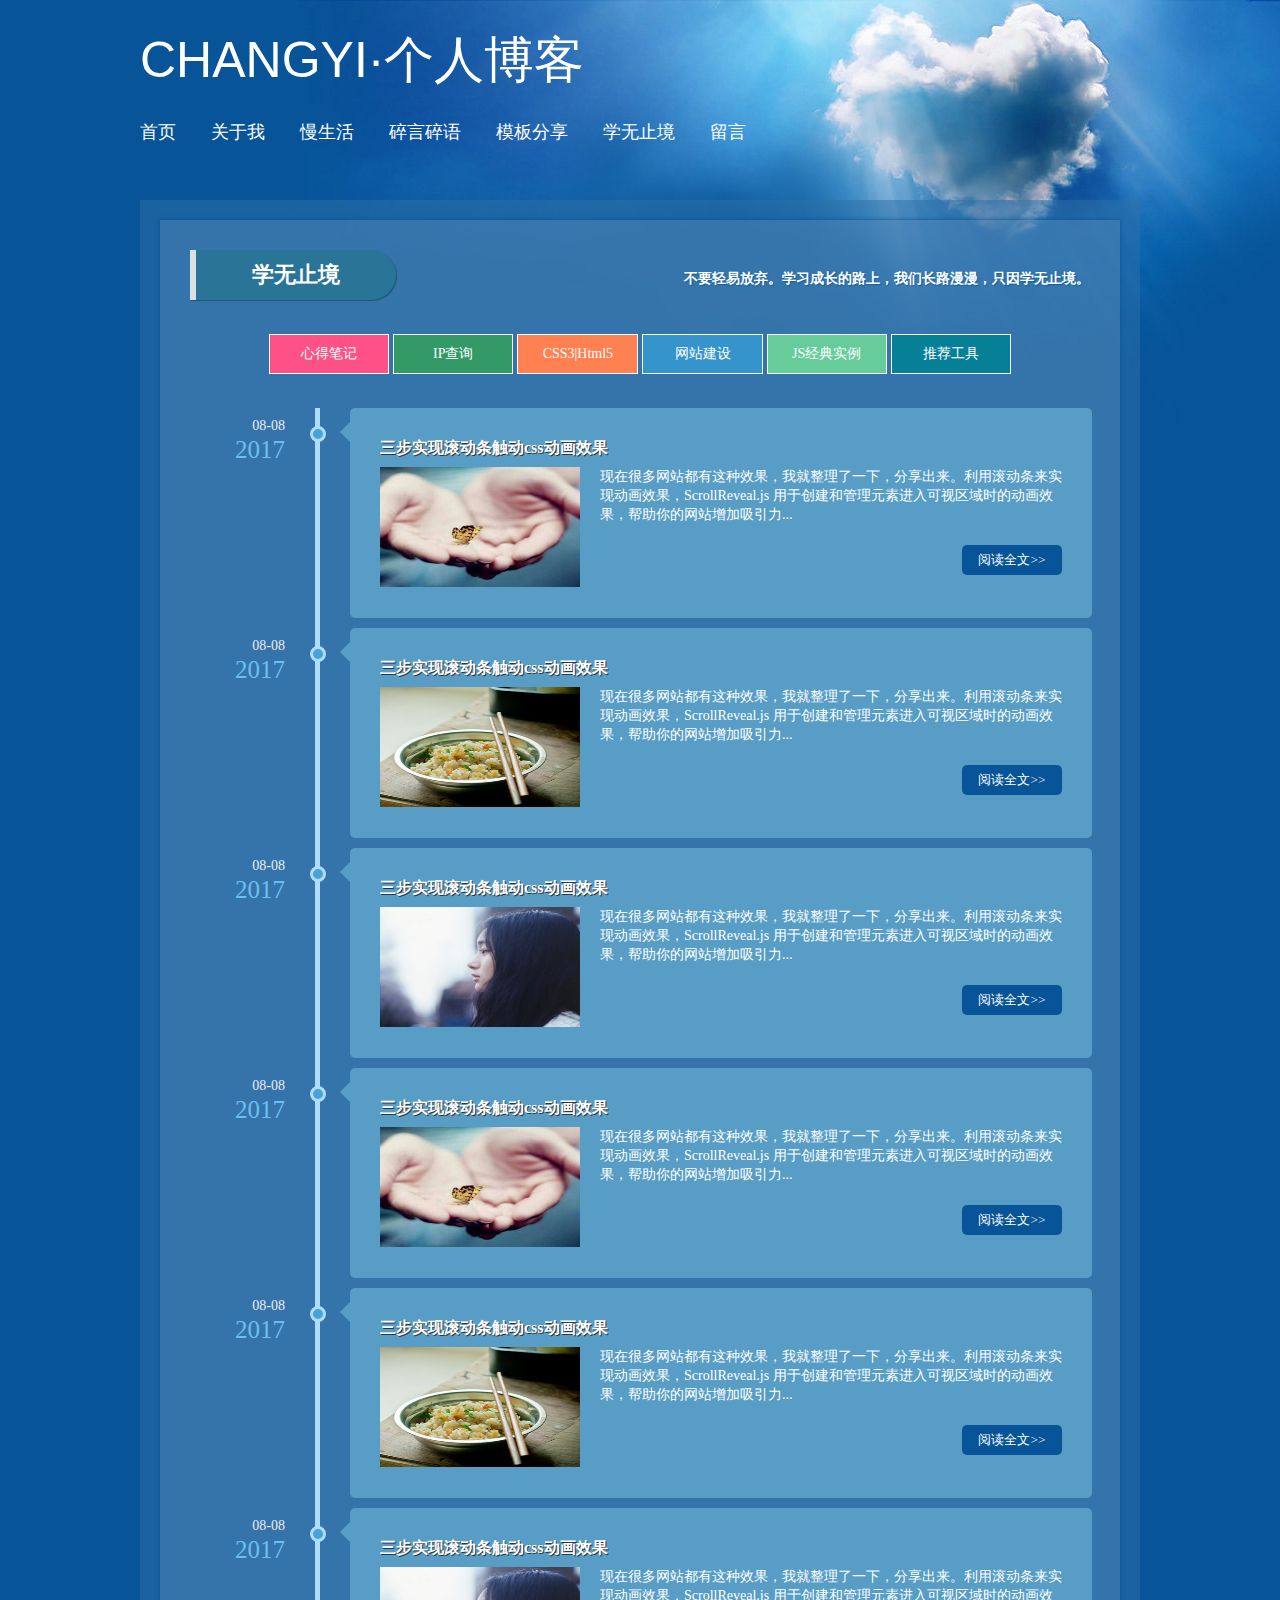
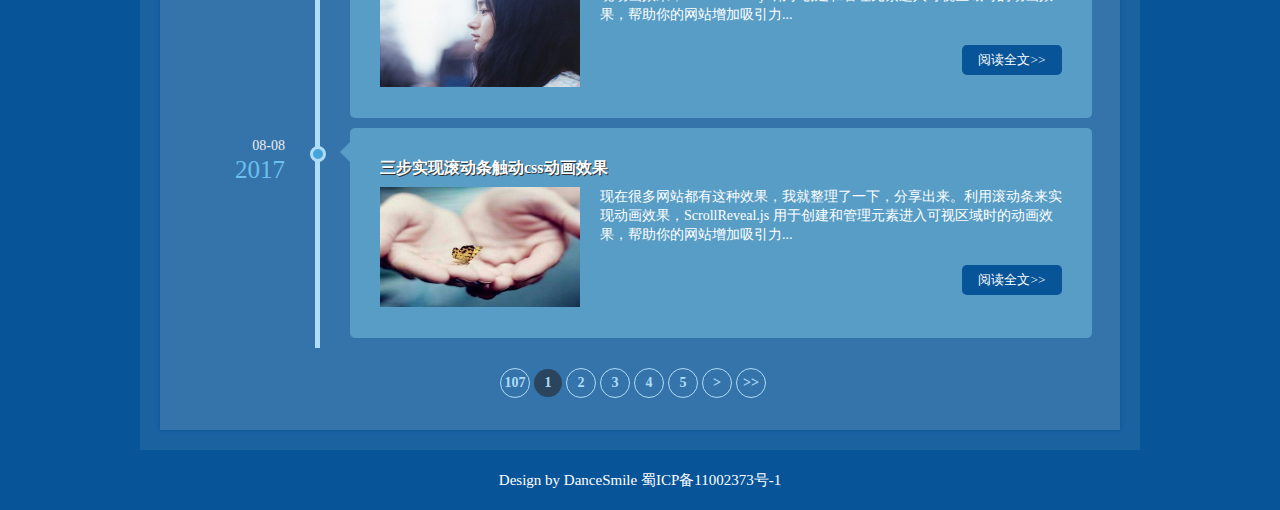
<file: 个人网页/four.html>
<!DOCTYPE html>
<html>
	<head>
		<meta charset="UTF-8">
		<title></title>
		<style type="text/css">
			*{
				margin: 0;
				padding: 0;
				font-family: "微软雅黑";
			}
			input{
				border: 0;
			}
			a{
				text-decoration: none;
				color: white;
			}
			body{
				background: rgb(7,84,152) url(images/top.jpg) no-repeat 250px 0;
			}
			.container{
				width: 1000px;
				margin:0 auto;
			}
			.header{
				height: 200px;
			}
			.header-top{
				line-height: 120px;
				font-size: 50px;
				font-family: "Comic Sans MS", cursive, sans-serif;
				color: white;
			}
			.header-bottom li{
				float: left;
				list-style: none;
				font-size: 18px;
				margin-right: 35px;
			}
			.body{
				padding: 20px;
				height: 1810px;
				background: rgba(46,111,168,0.5);
			}
			.body-container{
				width: 900px;
				height: 1750px;
				padding: 30px;
				background: rgba(79,134,182,0.5);
				box-shadow: 0px 0px 4px rgb(7,84,152);
			}
			.body-container b{
				display: inline-block;
				background: #2a7497;
				width: 200px;
				padding: 10px 0;
				margin-bottom: 20px;
				text-align: center;
				font-size: 22px;
				color: white;
				border-left: #dae1e4 6px solid;
				border-radius: 0 30px 30px 0;
				box-shadow: #21566f 1px 1px 1px;
			}
			.body-container .span{
				float: right;
				margin-top: 20px;
				font-size: 14px;
				color: white;
				text-shadow: rgba(7, 84, 152, 0.71) 1px 1px 1px;
			}
			.body-header{
				width: 750px;
				margin: 10px auto 30px;
			}
			.body-header td{
				width: 120px;
				line-height: 38px;
				height: 38px;
				border: white solid 1px;
				color: white;
				text-align: center;
				font-size: 14px;
			}
			.body-header-td1{
				background: rgb(254,81,135);
			}
			.body-header-td2{
				background: rgb(51,153,103);
			}
			.body-header-td3{
				background: rgb(255,129,81);
			}
			.body-header-td4{
				background: rgb(53,148,203);
			}
			.body-header-td5{
				background: rgb(102,204,154);
			}
			.body-header-td6{
				background: rgb(6,128,151);
			}
			.body-footer-container{
				position: relative;
				height: 220px;
				width: 902px;
			}
			.body-footer-div{
				position: absolute;
				margin-left: 120px;
				margin-top: -38px;
				height: 10px;
				width: 10px;
				background: rgb(70,164,218);
				border-style: solid;
				border-width: 3px;
				border-color: rgb(175,220,248);
				border-radius: 50%;
			}
			.body-footer-diver{
				position: absolute;
				margin-left: -53px;
				margin-top: -105px;
				border-color: transparent rgb(87,157,197) transparent transparent;
				border-width: 13px;
				border-style: solid;
			}
			.body-footer-container-left{
				float: left;
				height: 220px;
				width: 125px;
				border-width: 0 5px 0 0;
				border-style: solid;
				border-color: rgb(175,220,248);
			}
			.body-footer-container-left span{
				font-size: 14px;
				color: rgb(236,236,236);
			}
			.body-footer-container-left p{
				font-size: 25px;
				color: rgb(108,191,238);
				text-align: right;
				margin-right: 30px;
			}
			.body-footer-container-right{
				float: left;
				margin-left: 30px;
				padding: 30px;
				height: 150px;
				width: 682px;
				border-radius: 5px;
				background: rgb(87,157,197);
			}
			.body-footer-container-right img{
				height: 120px;
				width: 200px;
				display: block;
				float: left;
				margin-right: 20px;
			}
			.body-footer-container-right h2{
				font-size: 16px;
				color: white;
				margin-bottom: 8px;
				text-shadow: 1px 1px #333;
			} 
			.body-footer-container-right span{
				font-size: 14px;
				color: white;
			}
			.body-footer-container-right input{
				height: 30px;
				width: 100px;
				background: rgb(7,84,152);
				border-radius: 5px;
				color: white;
				display: block;
				float: right;
				margin-top: 40px;
			}
			.body-footer-container-right input:hover{
				cursor: pointer;
			}
			.body-bottom{
				width: 280px;
				margin: 20px auto;
			}
			.body-bottom a{
				display: inline-block;
				line-height: 28px;
				width: 28px;
				border: rgb(175,220,248) solid 1px;
				border-radius: 50%;
				color: rgb(175,220,248);
				font-size: 14px;
				font-weight: bold;
				text-align: center;
			}
			.body-bottom .this{
				border: none;
				background: rgb(42,69,93);
			}
			.body-bottom a:hover{
				background: rgb(42,69,93);
			}
			.footer{
				line-height: 60px;
			}
			.footer p{
				color: white;
				font-size: 15px;
				text-align: center;
			}
		</style>
	</head>
	<body>
		<div class="container">
			<div class="header">
				<p class="header-top">CHANGYI·个人博客</p>
				<ul class="header-bottom">
					<li><a href="index.html"">首页</a></li>
					<li><a href="isme.html">关于我</a></li>
					<li><a href="three.html">慢生活</a></li>
					<li><a href="four.html">碎言碎语</a></li>
					<li><a href="five.html">模板分享</a></li>
					<li><a href="six.html">学无止境</a></li>
					<li><a href="seven.html">留言</a></li>
				</ul>
			</div>
			<div class="body">
				<div class="body-container">
					<h2>
						<b>学无止境</b>
						<span class="span">不要轻易放弃。学习成长的路上，我们长路漫漫，只因学无止境。</span>
					</h2>
					<div class="body-header">
						<table cellspacing="4">
							<tr>
								<td class="body-header-td1">心得笔记</td>
								<td class="body-header-td2">IP查询</td>
								<td class="body-header-td3">CSS3|Html5</td>
								<td class="body-header-td4">网站建设</td>
								<td class="body-header-td5">JS经典实例</td>
								<td class="body-header-td6">推荐工具</td>
							</tr>
						</table>
					</div>
					<div class="body-footer">
						<div class="body-footer-container">
							<div class="body-footer-container-left">
								<p>
								<span>08-08</span><br>
								2017
								</p>
								<div class="body-footer-div"></div>
							</div>
							<div class="body-footer-container-right">
								<h2>三步实现滚动条触动css动画效果</h2>
								<img src="images/t03.jpg">
								<span>现在很多网站都有这种效果，我就整理了一下，分享出来。利用滚动条来实现动画效果，ScrollReveal.js 用于创建和管理元素进入可视区域时的动画效果，帮助你的网站增加吸引力...</span>
								<input type="button" value="阅读全文>>">
								<div class="body-footer-diver"></div>
							</div>
						</div>
						<div class="body-footer-container">
							<div class="body-footer-container-left">
								<p>
								<span>08-08</span><br>
								2017
								</p>
								<div class="body-footer-div"></div>
							</div>
							<div class="body-footer-container-right">
								<h2>三步实现滚动条触动css动画效果</h2>
								<img src="images/t01.jpg">
								<span>现在很多网站都有这种效果，我就整理了一下，分享出来。利用滚动条来实现动画效果，ScrollReveal.js 用于创建和管理元素进入可视区域时的动画效果，帮助你的网站增加吸引力...</span>
								<input type="button" value="阅读全文>>">
								<div class="body-footer-diver"></div>
							</div>
						</div>
						<div class="body-footer-container">
							<div class="body-footer-container-left">
								<p>
								<span>08-08</span><br>
								2017
								</p>
								<div class="body-footer-div"></div>
							</div>
							<div class="body-footer-container-right">
								<h2>三步实现滚动条触动css动画效果</h2>
								<img src="images/t02.jpg">
								<span>现在很多网站都有这种效果，我就整理了一下，分享出来。利用滚动条来实现动画效果，ScrollReveal.js 用于创建和管理元素进入可视区域时的动画效果，帮助你的网站增加吸引力...</span>
								<input type="button" value="阅读全文>>">
								<div class="body-footer-diver"></div>
							</div>
						</div>
						<div class="body-footer-container">
							<div class="body-footer-container-left">
								<p>
								<span>08-08</span><br>
								2017
								</p>
								<div class="body-footer-div"></div>
							</div>
							<div class="body-footer-container-right">
								<h2>三步实现滚动条触动css动画效果</h2>
								<img src="images/t03.jpg">
								<span>现在很多网站都有这种效果，我就整理了一下，分享出来。利用滚动条来实现动画效果，ScrollReveal.js 用于创建和管理元素进入可视区域时的动画效果，帮助你的网站增加吸引力...</span>
								<input type="button" value="阅读全文>>">
								<div class="body-footer-diver"></div>
							</div>
						</div>
						<div class="body-footer-container">
							<div class="body-footer-container-left">
								<p>
								<span>08-08</span><br>
								2017
								</p>
								<div class="body-footer-div"></div>
							</div>
							<div class="body-footer-container-right">
								<h2>三步实现滚动条触动css动画效果</h2>
								<img src="images/t01.jpg">
								<span>现在很多网站都有这种效果，我就整理了一下，分享出来。利用滚动条来实现动画效果，ScrollReveal.js 用于创建和管理元素进入可视区域时的动画效果，帮助你的网站增加吸引力...</span>
								<input type="button" value="阅读全文>>">
								<div class="body-footer-diver"></div>
							</div>
						</div>
						<div class="body-footer-container">
							<div class="body-footer-container-left">
								<p>
								<span>08-08</span><br>
								2017
								</p>
								<div class="body-footer-div"></div>
							</div>
							<div class="body-footer-container-right">
								<h2>三步实现滚动条触动css动画效果</h2>
								<img src="images/t02.jpg">
								<span>现在很多网站都有这种效果，我就整理了一下，分享出来。利用滚动条来实现动画效果，ScrollReveal.js 用于创建和管理元素进入可视区域时的动画效果，帮助你的网站增加吸引力...</span>
								<input type="button" value="阅读全文>>">
								<div class="body-footer-diver"></div>
							</div>
						</div>
						<div class="body-footer-container">
							<div class="body-footer-container-left">
								<p>
								<span>08-08</span><br>
								2017
								</p>
								<div class="body-footer-div"></div>
							</div>
							<div class="body-footer-container-right">
								<h2>三步实现滚动条触动css动画效果</h2>
								<img src="images/t03.jpg">
								<span>现在很多网站都有这种效果，我就整理了一下，分享出来。利用滚动条来实现动画效果，ScrollReveal.js 用于创建和管理元素进入可视区域时的动画效果，帮助你的网站增加吸引力...</span>
								<input type="button" value="阅读全文>>">
								<div class="body-footer-diver"></div>
							</div>
						</div>
					</div>
					<div class="body-bottom">
						<a href="dd">107</a>
						<a class="this" href="dd">1</a>
						<a href="dd">2</a>
						<a href="dd">3</a>
						<a href="dd">4</a>
						<a href="dd">5</a>
						<a href="dd">></a>
						<a href="dd">>></a>
					</div>
				</div>
			</div>
			<div class="footer">
				<p>Design by DanceSmile 蜀ICP备11002373号-1</p>
			</div>
		</div>
	</body>
</html>
</file>
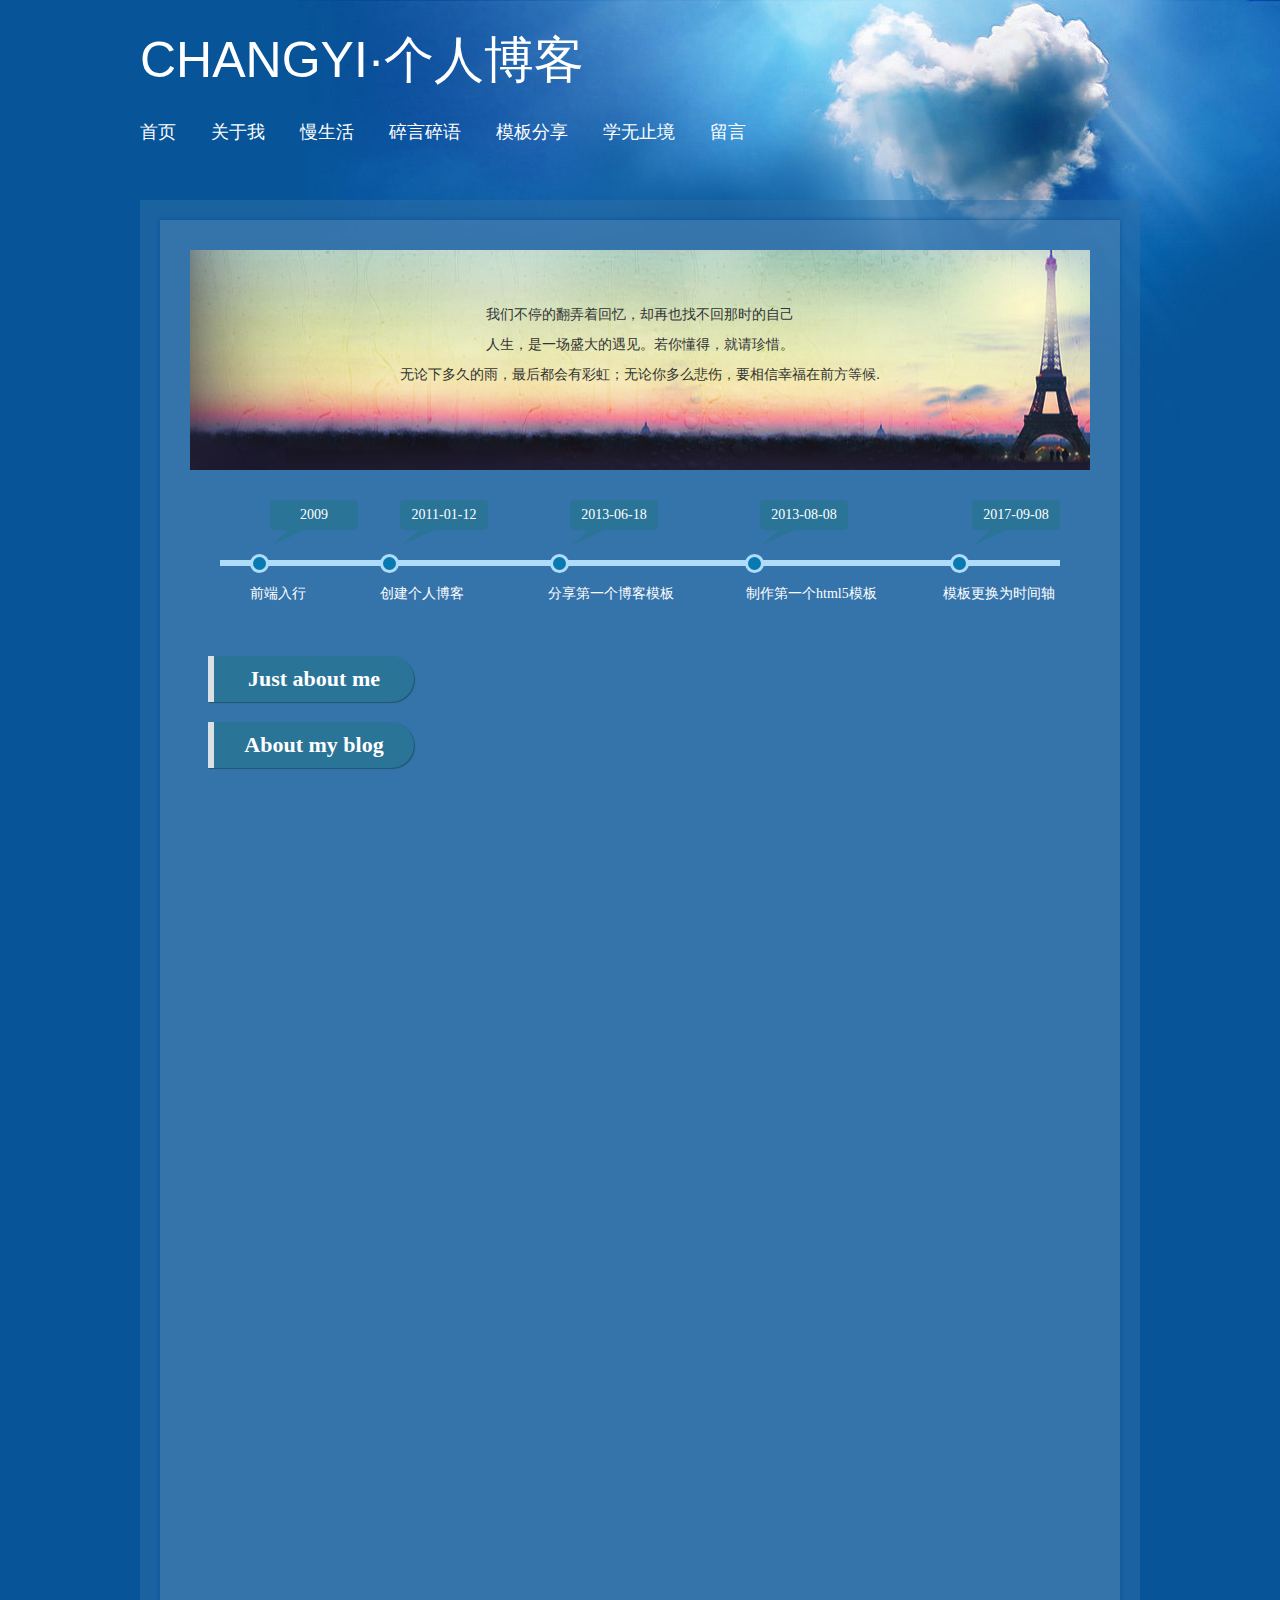
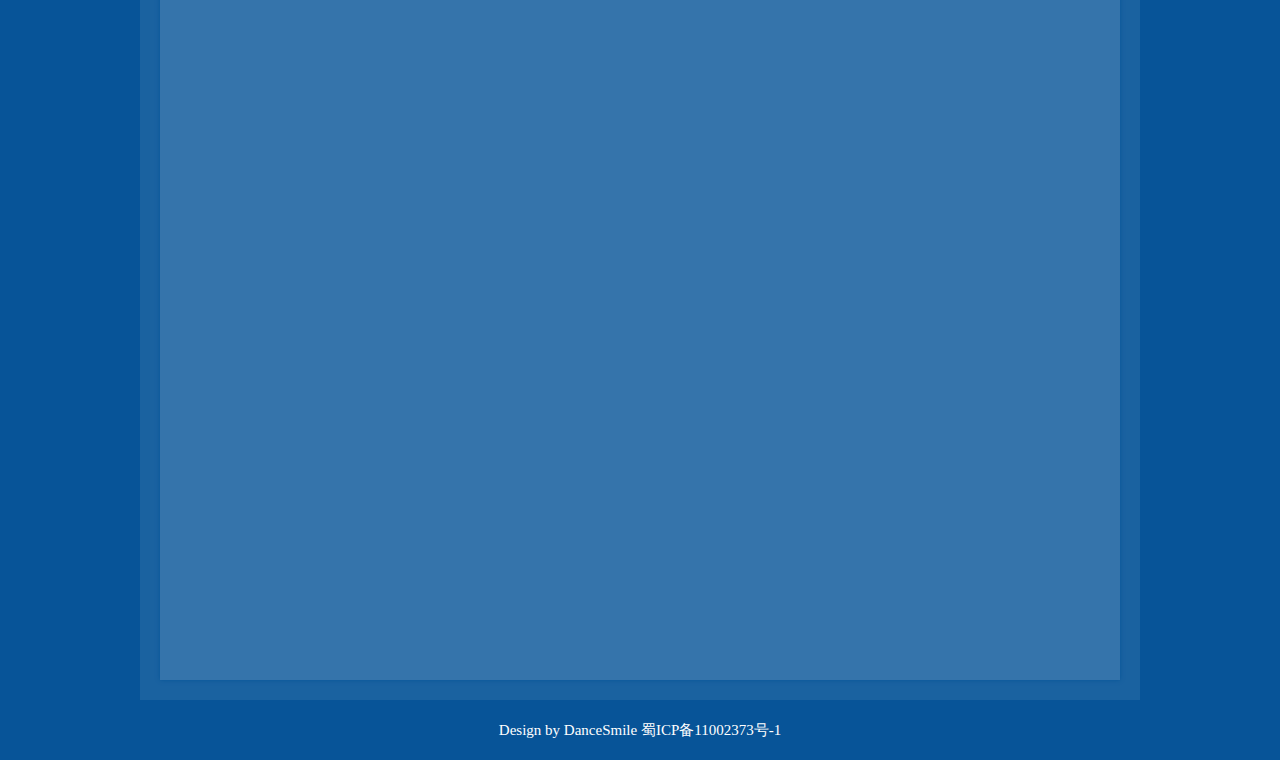
<file: 个人网页/isme.html>
<!DOCTYPE html>
<html>
	<head>
		<meta charset="UTF-8">
		<title></title>
		<style type="text/css">
			*{
				margin: 0;
				padding: 0;
				font-family: "微软雅黑";
			}
			input{
				border: 0;
			}
			a{
				text-decoration: none;
				color: white;
			}
			body{
				background: rgb(7,84,152) url(images/top.jpg) no-repeat 250px 0;
			}
			.container{
				width: 1000px;
				margin:0 auto;
			}
			.header{
				height: 200px;
			}
			.header-top{
				line-height: 120px;
				font-size: 50px;
				font-family: "Comic Sans MS", cursive, sans-serif;
				color: white;
			}
			.header-bottom li{
				float: left;
				list-style: none;
				font-size: 18px;
				margin-right: 35px;
			}
			.body{
				padding: 20px;
				height: 2060px;
				background: rgba(46,111,168,0.5);
			}
			.body-container{
				width: 960px;
				height:2060px;
				background: rgba(79,134,182,0.5);
				box-shadow: 0px 0px 4px rgb(7,84,152);
			}
			.body-header{
				display: inline-block;
				background: url(images/banner_top.jpg) no-repeat -90px;
				height: 220px;
				line-height: 220px;
				width: 900px;
				margin: 30px;
			}
			.body-header p{
				text-align: center;
				line-height: 30px;
				font-size: 14px;
				color: rgb(51,51,51);
			}
			.body-header .p{
				margin-top: 50px;
			}
			.body-bodyer .box{
				height: 126px;
				width: 840px;
				margin: 0 auto 30px auto;
			}
			.body-box-top{
				position: relative;
				height: 60px;
				width: 840px;
			}
			.body-box-top div{
				background-image: url(images/dtime.png);
				width: 88px;
				height: 46px;
				text-align: center;
			}
			.body-box-top span{
				font-size: 14px;
				line-height: 30px;
				color: white;
			}
			.body-box-bottom{
				position: relative;
				border-width: 6px 0 0 0;
				border-style: solid;
				border-color: rgb(175,220,248); 
			}
			.body-box-div1{
				height: 13px;
				width: 13px;
				background: rgb(9,121,177);
				border-style: solid;
				border-width: 3px;
				border-color: rgb(175,220,248);
				border-radius: 50%;
			}
			.body-box-bottom a{
				font-size: 14px;
				line-height: 55px;
			}
			.body-box-bottom a:hover{
				text-decoration: underline;
			}
			.body-box-bottom a:hover .body-box-div1{
				background: rgb(7,84,152);
			}
			.body-footer{
				width: 864px;
				margin: 0 auto;
			}
			.body-footer h2{
				background: #2a7497;
				width: 200px;
				padding: 10px 0;
				margin-bottom: 20px;
				text-align: center;
				font-size: 22px;
				color: white;
				border-left: #dae1e4 6px solid;
				border-radius: 0 30px 30px 0;
				box-shadow: #21566f 1px 1px 1px;
			}
			.footer{
				line-height: 60px;
			}
			.footer p{
				color: white;
				font-size: 15px;
				text-align: center;
			}
		</style>
	</head>
	<body>
		<div class="container">
			<div class="header">
				<p class="header-top">CHANGYI·个人博客</p>
				<ul class="header-bottom">
					<li><a href="index.html"">首页</a></li>
					<li><a href="isme.html">关于我</a></li>
					<li><a href="three.html">慢生活</a></li>
					<li><a href="four.html">碎言碎语</a></li>
					<li><a href="five.html">模板分享</a></li>
					<li><a href="six.html">学无止境</a></li>
					<li><a href="seven.html">留言</a></li>
				</ul>
			</div>
			<div class="body">
				<div class="body-container">
					<div class="body-header">
						<p class="p">我们不停的翻弄着回忆，却再也找不回那时的自己</p>
						<p>人生，是一场盛大的遇见。若你懂得，就请珍惜。</p>
						<p>无论下多久的雨，最后都会有彩虹；无论你多么悲伤，要相信幸福在前方等候.</p>
					</div>
					<div class="body-bodyer">
						<div class="box">
							<div class="body-box-top">
								<div style="position: absolute; left: 50px;">
									<span>2009</span>
								</div>
								<div style="position: absolute; left: 180px;">
									<span>2011-01-12</span>
								</div>
								<div style="position: absolute; left: 350px;">
									<span>2013-06-18</span>
								</div>
								<div style="position: absolute; left: 540px;">
									<span>2013-08-08</span>
								</div>
								<div style="float:right;">
									<span>2017-09-08</span>
								</div>
							</div>
							<div class="body-box-bottom">
								<a style="margin-left: 30px;" href="dd">
								<div class="body-box-div1" style="position: absolute; top: -12px; left: 30px;"></div>
								前端入行</a>
								<a style="margin-left: 70px;" href="dd">
								<div class="body-box-div1" style="position: absolute; top: -12px; left: 160px;"></div>
								创建个人博客</a>
								<a style="margin-left: 80px;" href="dd">
								<div class="body-box-div1" style="position: absolute; top: -12px; left: 330px;"></div>
								分享第一个博客模板</a>
								<a style="margin-left: 68px;" href="dd">
								<div class="body-box-div1" style="position: absolute; top: -12px; left: 525px;"></div>
								制作第一个html5模板</a>
								<a style="margin-left: 62px;" href="dd">
								<div class="body-box-div1" style="position: absolute; top: -12px; left: 730px;"></div>
								模板更换为时间轴</a>
							</div>
						</div>
					</div>
					<div class="body-footer">
						<h2>Just about me</h2>
						<h2>About my blog</h2>
					</div>
				</div>
			</div>
			<div class="footer">
				<p>Design by DanceSmile 蜀ICP备11002373号-1</p>
			</div>
		</div>
	</body>
</html>
</file>
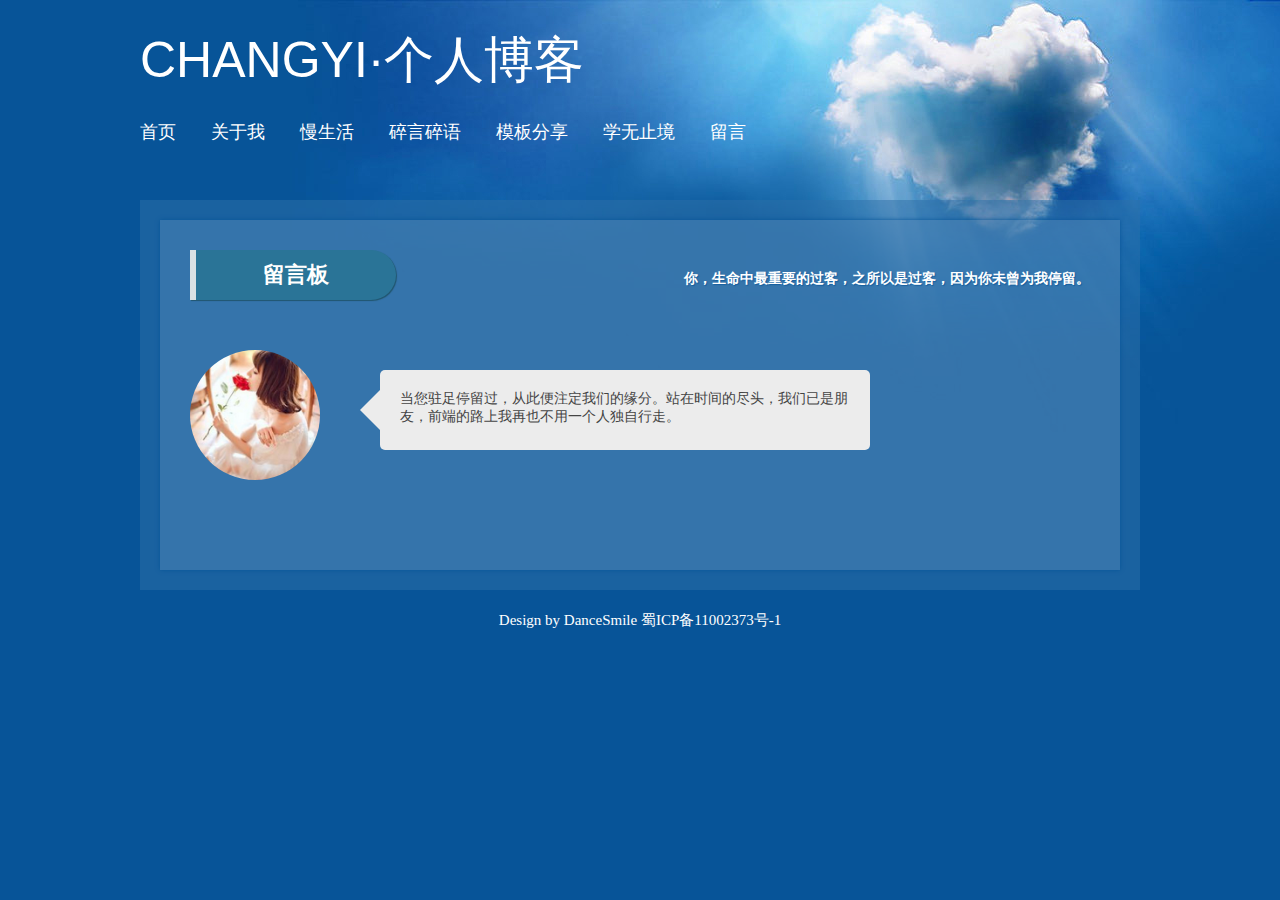
<file: 个人网页/seven.html>
<html>
	<head>
		<title>网站主页</title>
		<meta charset="utf-8">
		<style>
			*{
				margin: 0;
				padding: 0;
				font-family: "微软雅黑";
			}
			input{
				border: 0;
			}
			a{
				text-decoration: none;
				color: white;
			}
			body{
				background: rgb(7,84,152) url(images/top.jpg) no-repeat 250px 0;
			}
			.container{
				width: 1000px;
				margin:0 auto;
			}
			.header{
				height: 200px;
			}
			.header-top{
				line-height: 120px;
				font-size: 50px;
				font-family: "Comic Sans MS", cursive, sans-serif;
				color: white;
			}
			.header-bottom li{
				float: left;
				list-style: none;
				font-size: 18px;
				margin-right: 35px;
			}
			.body{
				width: 960px;
				padding: 20px;
				height: 350px;
				background: rgba(46,111,168,0.5);
			}
			.body-container{
				width: 960px;
				height:350px;
				background: rgba(79,134,182,0.5);
				box-shadow: 0px 0px 4px rgb(7,84,152);
			}
			.body-container b{
				display: inline-block;
				background: #2a7497;
				width: 200px;
				padding: 10px 0;
				margin-bottom: 20px;
				text-align: center;
				font-size: 22px;
				color: white;
				border-left: #dae1e4 6px solid;
				border-radius: 0 30px 30px 0;
				box-shadow: #21566f 1px 1px 1px;
			}
			.body-container .span{
				float: right;
				margin-top: 20px;
				font-size: 14px;
				color: white;
				text-shadow: rgba(7, 84, 152, 0.71) 1px 1px 1px;
			}
			.body-container h2{
				padding: 30px;
			}
			.body-container .body-img{
				width: 130px;
				height: 130px;
				border-radius: 50%;
				margin-left: 30px;
			}
			.body-container .body-div{
				width: 450px;
				height: 40px;
				padding: 20px;
				background: rgb(236,236,236);
				border-radius: 5px;
				float: right;
				margin-right: 250px;
				margin-top: 20px;
			}
			.body-container .body-div p{
				color: rgb(68,68,68);
				font-size: 14px;
			}
			.body-container .body-div1{
				position: absolute;
				left: 180px;
				top: 40px;
				width: 0;
				height: 0;
				border-style: solid;
				border-color: transparent rgb(236,236,236) transparent transparent;
				border-width: 20px;
			}
			.footer{
				line-height: 60px;
			}
			.footer p{
				color: white;
				font-size: 15px;
				text-align: center;
			}
		</style>
	</head>
	<body>
		<div class="container">
			<div class="header">
				<p class="header-top">CHANGYI·个人博客</p>
				<ul class="header-bottom">
					<li><a href="index.html">首页</a></li>
					<li><a href="isme.html">关于我</a></li>
					<li><a href="three.html">慢生活</a></li>
					<li><a href="four.html">碎言碎语</a></li>
					<li><a href="five.html">模板分享</a></li>
					<li><a href="six.html">学无止境</a></li>
					<li><a href="seven.html">留言</a></li>
				</ul>
			</div>
			<div class="body">
				<div class="body-container">
					<h2>
						<b>留言板</b>
						<span class="span">你，生命中最重要的过客，之所以是过客，因为你未曾为我停留。</span>
					</h2>
					<div style="position: relative;">
						<img class="body-img" src="images/girl.jpg">
						<div class="body-div">
							<div class="body-div1"></div>
							<p>当您驻足停留过，从此便注定我们的缘分。站在时间的尽头，我们已是朋友，前端的路上我再也不用一个人独自行走。</p>
						</div>
					</div>
				</div>
			</div>
			<div class="footer">
				<p>Design by DanceSmile 蜀ICP备11002373号-1</p>
			</div>
		</div>
	</body>
</html>
</file>
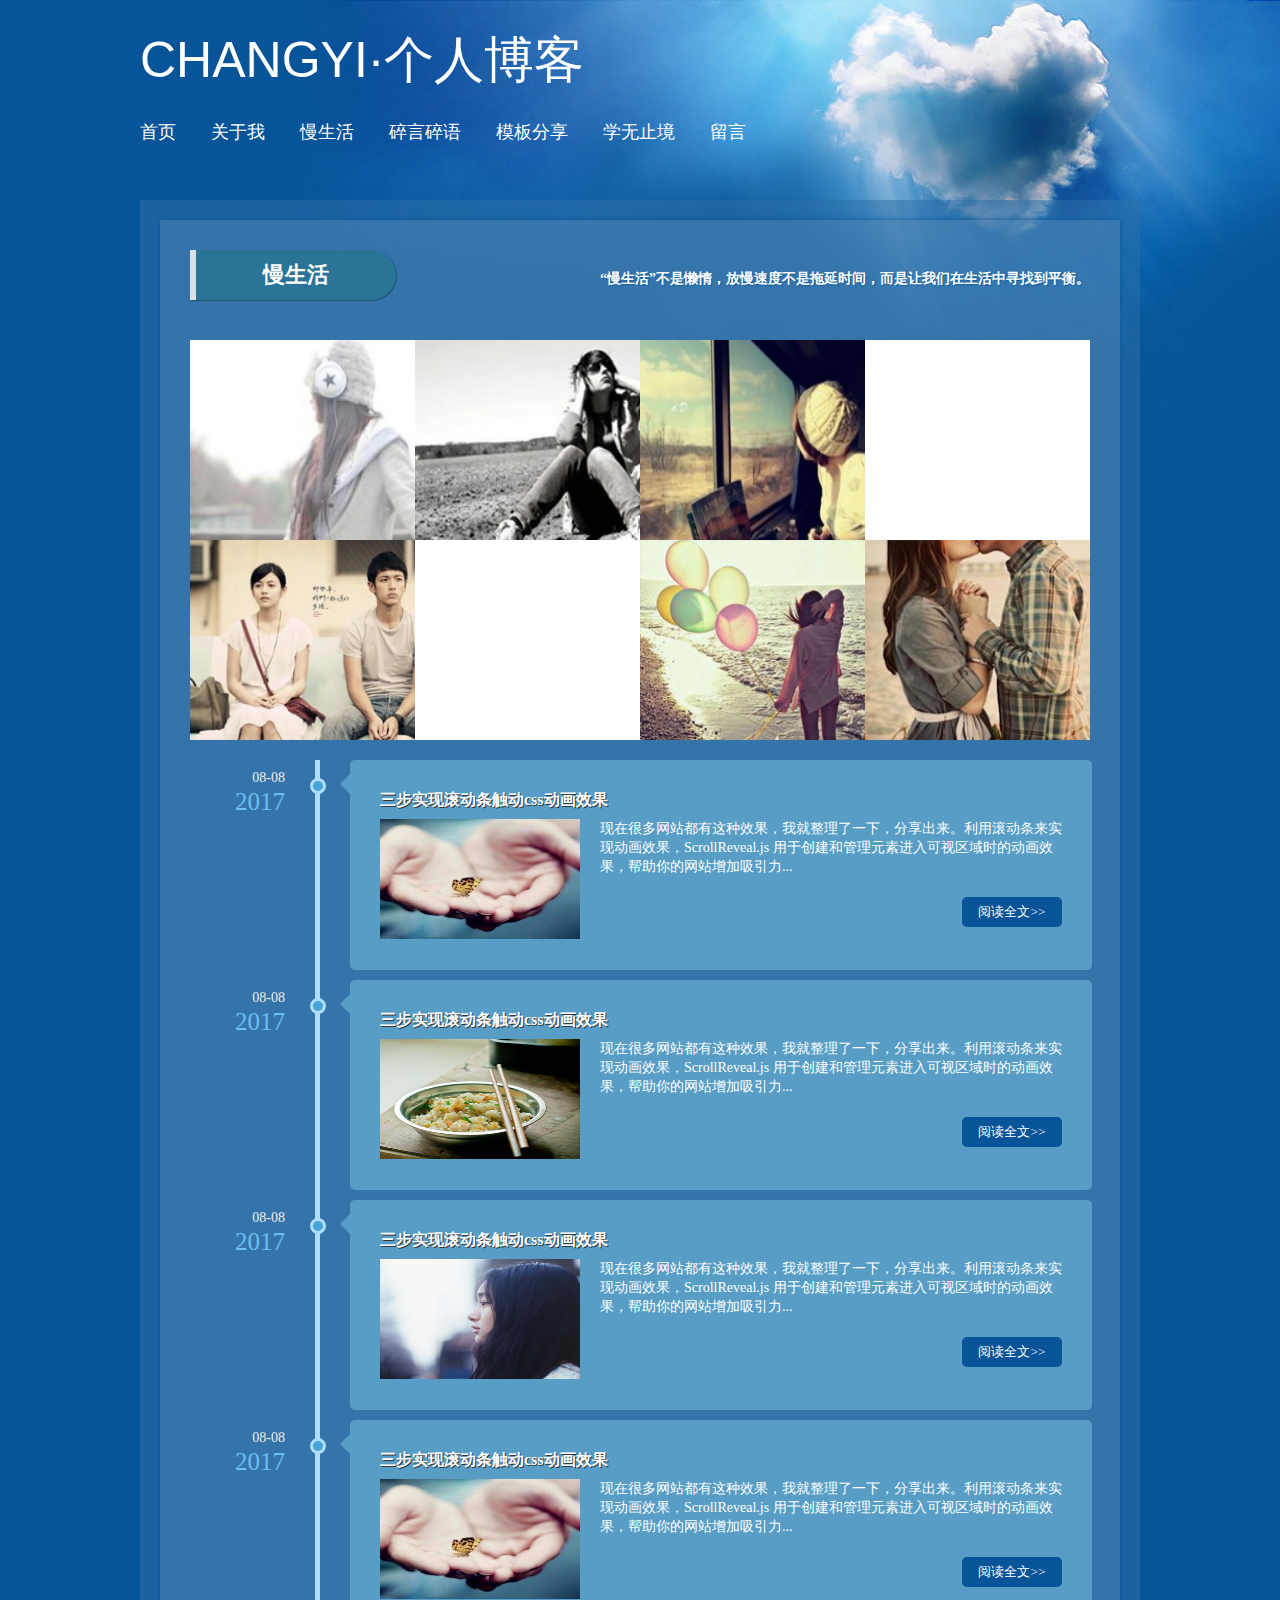
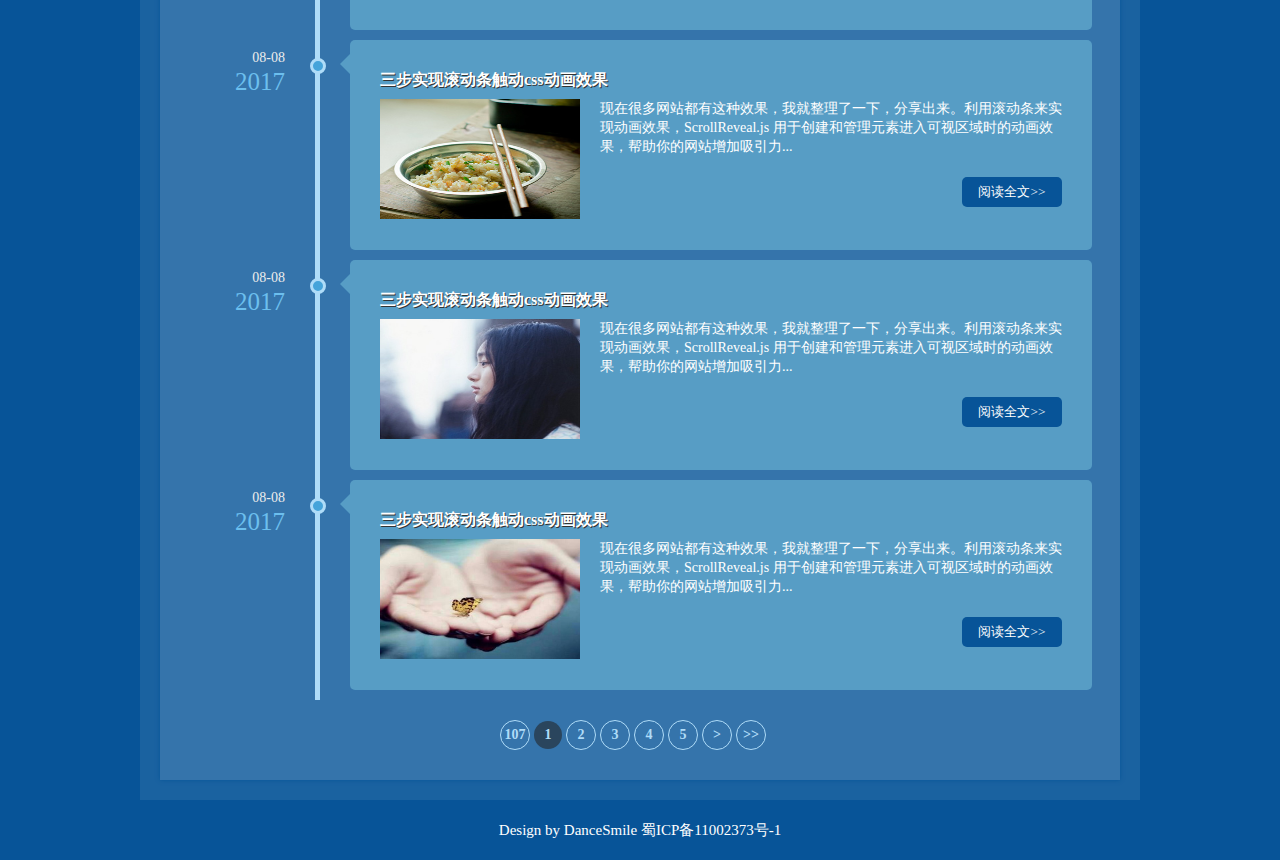
<file: 个人网页/three.html>
<!DOCTYPE html>
<html>
	<head>
		<meta charset="UTF-8">
		<title></title>
		<style type="text/css">
			*{
				margin: 0;
				padding: 0;
				font-family: "微软雅黑";
			}
			input{
				border: 0;
			}
			a{
				text-decoration: none;
				color: white;
			}
			body{
				background: rgb(7,84,152) url(images/top.jpg) no-repeat 250px 0;
			}
			.container{
				width: 1000px;
				margin:0 auto;
			}
			.header{
				height: 200px;
			}
			.header-top{
				line-height: 120px;
				font-size: 50px;
				font-family: "Comic Sans MS", cursive, sans-serif;
				color: white;
			}
			.header-bottom li{
				float: left;
				list-style: none;
				font-size: 18px;
				margin-right: 35px;
			}
			.body{
				padding: 20px;
				height: 2160px;
				background: rgba(46,111,168,0.5);
			}
			.body-container{
				width: 900px;
				height: 2100px;
				padding: 30px;
				background: rgba(79,134,182,0.5);
				box-shadow: 0px 0px 4px rgb(7,84,152);
			}
			.body-container b{
				display: inline-block;
				background: #2a7497;
				width: 200px;
				padding: 10px 0;
				margin-bottom: 20px;
				text-align: center;
				font-size: 22px;
				color: white;
				border-left: #dae1e4 6px solid;
				border-radius: 0 30px 30px 0;
				box-shadow: #21566f 1px 1px 1px;
			}
			.body-container .span{
				float: right;
				margin-top: 20px;
				font-size: 14px;
				color: white;
				text-shadow: rgba(7, 84, 152, 0.71) 1px 1px 1px;
			}
			.body-header{
				margin: 20px 0;
			}
			.body-header td{
				width: 225px;
				height: 200px;
			}
			.body-header-td1{
				background: url(images/p01.jpg) no-repeat;
				background-size: 350px 200px;
			}
			.body-header-td2{
				background: url(images/p02.jpg) no-repeat;
				background-size: 250px 200px;
			}
			.body-header-td3{
				background: url(images/p03.jpg) no-repeat;
				background-size: 250px 200px;
			}
			.body-header-td4{
				background: white;
			}
			.body-header-td5{
				background: url(images/p04.jpg) no-repeat;
				background-size: 300px 200px;
			}
			.body-header-td6{
				background: white;
			}
			.body-header-td7{
				background: url(images/p05.jpg) no-repeat;
				background-size: 240px 200px;
			}
			.body-header-td8{
				background: url(images/p06.jpg) no-repeat;
				background-size: 270px 200px;
			}
			.body-footer-container{
				position: relative;
				height: 220px;
				width: 902px;
			}
			.body-footer-div{
				position: absolute;
				margin-left: 120px;
				margin-top: -38px;
				height: 10px;
				width: 10px;
				background: rgb(70,164,218);
				border-style: solid;
				border-width: 3px;
				border-color: rgb(175,220,248);
				border-radius: 50%;
			}
			.body-footer-diver{
				position: absolute;
				margin-left: -53px;
				margin-top: -105px;
				border-color: transparent rgb(87,157,197) transparent transparent;
				border-width: 13px;
				border-style: solid;
			}
			.body-footer-container-left{
				float: left;
				height: 220px;
				width: 125px;
				border-width: 0 5px 0 0;
				border-style: solid;
				border-color: rgb(175,220,248);
			}
			.body-footer-container-left span{
				font-size: 14px;
				color: rgb(236,236,236);
			}
			.body-footer-container-left p{
				font-size: 25px;
				color: rgb(108,191,238);
				text-align: right;
				margin-right: 30px;
			}
			.body-footer-container-right{
				float: left;
				margin-left: 30px;
				padding: 30px;
				height: 150px;
				width: 682px;
				border-radius: 5px;
				background: rgb(87,157,197);
			}
			.body-footer-container-right img{
				height: 120px;
				width: 200px;
				display: block;
				float: left;
				margin-right: 20px;
			}
			.body-footer-container-right h2{
				font-size: 16px;
				color: white;
				margin-bottom: 8px;
				text-shadow: 1px 1px #333;
			} 
			.body-footer-container-right span{
				font-size: 14px;
				color: white;
			}
			.body-footer-container-right input{
				height: 30px;
				width: 100px;
				background: rgb(7,84,152);
				border-radius: 5px;
				color: white;
				display: block;
				float: right;
				margin-top: 40px;
			}
			.body-footer-container-right input:hover{
				cursor: pointer;
			}
			.body-bottom{
				width: 280px;
				margin: 20px auto;
			}
			.body-bottom a{
				display: inline-block;
				line-height: 28px;
				width: 28px;
				border: rgb(175,220,248) solid 1px;
				border-radius: 50%;
				color: rgb(175,220,248);
				font-size: 14px;
				font-weight: bold;
				text-align: center;
			}
			.body-bottom .this{
				border: none;
				background: rgb(42,69,93);
			}
			.body-bottom a:hover{
				background: rgb(42,69,93);
			}
			.footer{
				line-height: 60px;
			}
			.footer p{
				color: white;
				font-size: 15px;
				text-align: center;
			}
		</style>
	</head>
	<body>
		<div class="container">
			<div class="header">
				<p class="header-top">CHANGYI·个人博客</p>
				<ul class="header-bottom">
					<li><a href="index.html"">首页</a></li>
					<li><a href="isme.html">关于我</a></li>
					<li><a href="three.html">慢生活</a></li>
					<li><a href="four.html">碎言碎语</a></li>
					<li><a href="five.html">模板分享</a></li>
					<li><a href="six.html">学无止境</a></li>
					<li><a href="seven.html">留言</a></li>
				</ul>
			</div>
			<div class="body">
				<div class="body-container">
					<h2>
						<b>慢生活</b>
						<span class="span">“慢生活”不是懒惰，放慢速度不是拖延时间，而是让我们在生活中寻找到平衡。</span>
					</h2>
					<div class="body-header">
						<table cellspacing="0">
							<tr>
								<td class="body-header-td1"></td>
								<td class="body-header-td2"></td>
								<td class="body-header-td3"></td>
								<td class="body-header-td4"></td>
							</tr>
							<tr>
								<td class="body-header-td5"></td>
								<td class="body-header-td6"></td>
								<td class="body-header-td7"></td>
								<td class="body-header-td8"></td>
							</tr>
						</table>
					</div>
					<div class="body-footer">
						<div class="body-footer-container">
							<div class="body-footer-container-left">
								<p>
								<span>08-08</span><br>
								2017
								</p>
								<div class="body-footer-div"></div>
							</div>
							<div class="body-footer-container-right">
								<h2>三步实现滚动条触动css动画效果</h2>
								<img src="images/t03.jpg">
								<span>现在很多网站都有这种效果，我就整理了一下，分享出来。利用滚动条来实现动画效果，ScrollReveal.js 用于创建和管理元素进入可视区域时的动画效果，帮助你的网站增加吸引力...</span>
								<input type="button" value="阅读全文>>">
								<div class="body-footer-diver"></div>
							</div>
						</div>
						<div class="body-footer-container">
							<div class="body-footer-container-left">
								<p>
								<span>08-08</span><br>
								2017
								</p>
								<div class="body-footer-div"></div>
							</div>
							<div class="body-footer-container-right">
								<h2>三步实现滚动条触动css动画效果</h2>
								<img src="images/t01.jpg">
								<span>现在很多网站都有这种效果，我就整理了一下，分享出来。利用滚动条来实现动画效果，ScrollReveal.js 用于创建和管理元素进入可视区域时的动画效果，帮助你的网站增加吸引力...</span>
								<input type="button" value="阅读全文>>">
								<div class="body-footer-diver"></div>
							</div>
						</div>
						<div class="body-footer-container">
							<div class="body-footer-container-left">
								<p>
								<span>08-08</span><br>
								2017
								</p>
								<div class="body-footer-div"></div>
							</div>
							<div class="body-footer-container-right">
								<h2>三步实现滚动条触动css动画效果</h2>
								<img src="images/t02.jpg">
								<span>现在很多网站都有这种效果，我就整理了一下，分享出来。利用滚动条来实现动画效果，ScrollReveal.js 用于创建和管理元素进入可视区域时的动画效果，帮助你的网站增加吸引力...</span>
								<input type="button" value="阅读全文>>">
								<div class="body-footer-diver"></div>
							</div>
						</div>
						<div class="body-footer-container">
							<div class="body-footer-container-left">
								<p>
								<span>08-08</span><br>
								2017
								</p>
								<div class="body-footer-div"></div>
							</div>
							<div class="body-footer-container-right">
								<h2>三步实现滚动条触动css动画效果</h2>
								<img src="images/t03.jpg">
								<span>现在很多网站都有这种效果，我就整理了一下，分享出来。利用滚动条来实现动画效果，ScrollReveal.js 用于创建和管理元素进入可视区域时的动画效果，帮助你的网站增加吸引力...</span>
								<input type="button" value="阅读全文>>">
								<div class="body-footer-diver"></div>
							</div>
						</div>
						<div class="body-footer-container">
							<div class="body-footer-container-left">
								<p>
								<span>08-08</span><br>
								2017
								</p>
								<div class="body-footer-div"></div>
							</div>
							<div class="body-footer-container-right">
								<h2>三步实现滚动条触动css动画效果</h2>
								<img src="images/t01.jpg">
								<span>现在很多网站都有这种效果，我就整理了一下，分享出来。利用滚动条来实现动画效果，ScrollReveal.js 用于创建和管理元素进入可视区域时的动画效果，帮助你的网站增加吸引力...</span>
								<input type="button" value="阅读全文>>">
								<div class="body-footer-diver"></div>
							</div>
						</div>
						<div class="body-footer-container">
							<div class="body-footer-container-left">
								<p>
								<span>08-08</span><br>
								2017
								</p>
								<div class="body-footer-div"></div>
							</div>
							<div class="body-footer-container-right">
								<h2>三步实现滚动条触动css动画效果</h2>
								<img src="images/t02.jpg">
								<span>现在很多网站都有这种效果，我就整理了一下，分享出来。利用滚动条来实现动画效果，ScrollReveal.js 用于创建和管理元素进入可视区域时的动画效果，帮助你的网站增加吸引力...</span>
								<input type="button" value="阅读全文>>">
								<div class="body-footer-diver"></div>
							</div>
						</div>
						<div class="body-footer-container">
							<div class="body-footer-container-left">
								<p>
								<span>08-08</span><br>
								2017
								</p>
								<div class="body-footer-div"></div>
							</div>
							<div class="body-footer-container-right">
								<h2>三步实现滚动条触动css动画效果</h2>
								<img src="images/t03.jpg">
								<span>现在很多网站都有这种效果，我就整理了一下，分享出来。利用滚动条来实现动画效果，ScrollReveal.js 用于创建和管理元素进入可视区域时的动画效果，帮助你的网站增加吸引力...</span>
								<input type="button" value="阅读全文>>">
								<div class="body-footer-diver"></div>
							</div>
						</div>
					</div>
					<div class="body-bottom">
						<a href="dd">107</a>
						<a class="this" href="dd">1</a>
						<a href="dd">2</a>
						<a href="dd">3</a>
						<a href="dd">4</a>
						<a href="dd">5</a>
						<a href="dd">></a>
						<a href="dd">>></a>
					</div>
				</div>
			</div>
			<div class="footer">
				<p>Design by DanceSmile 蜀ICP备11002373号-1</p>
			</div>
		</div>
	</body>
</html>
</file>
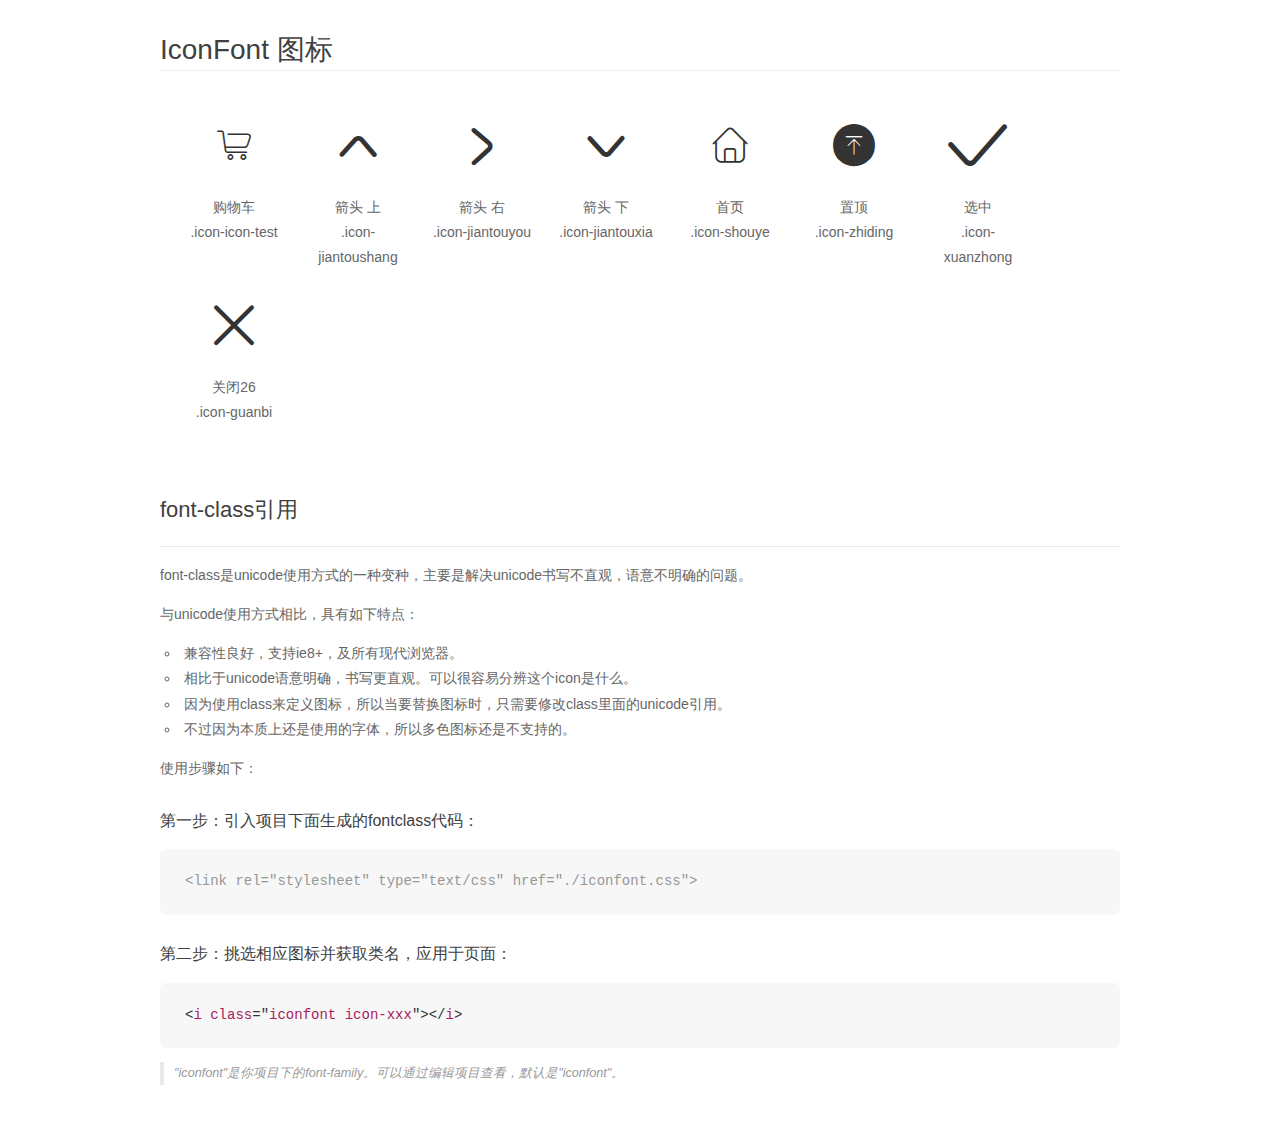
<file: 阿里云/download/cont/demo_fontclass.html>
<!DOCTYPE html>
<html>
<head>
    <meta charset="utf-8"/>
    <title>IconFont</title>
    <link rel="stylesheet" href="demo.css">
    <link rel="stylesheet" href="iconfont.css">
</head>
<body>
    <div class="main markdown">
        <h1>IconFont 图标</h1>
        <ul class="icon_lists clear">
            
                <li>
                <i class="icon iconfont icon-icon-test"></i>
                    <div class="name">购物车</div>
                    <div class="fontclass">.icon-icon-test</div>
                </li>
            
                <li>
                <i class="icon iconfont icon-jiantoushang"></i>
                    <div class="name">箭头 上</div>
                    <div class="fontclass">.icon-jiantoushang</div>
                </li>
            
                <li>
                <i class="icon iconfont icon-jiantouyou"></i>
                    <div class="name">箭头 右</div>
                    <div class="fontclass">.icon-jiantouyou</div>
                </li>
            
                <li>
                <i class="icon iconfont icon-jiantouxia"></i>
                    <div class="name">箭头 下</div>
                    <div class="fontclass">.icon-jiantouxia</div>
                </li>
            
                <li>
                <i class="icon iconfont icon-shouye"></i>
                    <div class="name">首页</div>
                    <div class="fontclass">.icon-shouye</div>
                </li>
            
                <li>
                <i class="icon iconfont icon-zhiding"></i>
                    <div class="name">置顶</div>
                    <div class="fontclass">.icon-zhiding</div>
                </li>
            
                <li>
                <i class="icon iconfont icon-xuanzhong"></i>
                    <div class="name">选中</div>
                    <div class="fontclass">.icon-xuanzhong</div>
                </li>
            
                <li>
                <i class="icon iconfont icon-guanbi"></i>
                    <div class="name">关闭26</div>
                    <div class="fontclass">.icon-guanbi</div>
                </li>
            
        </ul>

        <h2 id="font-class-">font-class引用</h2>
        <hr>

        <p>font-class是unicode使用方式的一种变种，主要是解决unicode书写不直观，语意不明确的问题。</p>
        <p>与unicode使用方式相比，具有如下特点：</p>
        <ul>
        <li>兼容性良好，支持ie8+，及所有现代浏览器。</li>
        <li>相比于unicode语意明确，书写更直观。可以很容易分辨这个icon是什么。</li>
        <li>因为使用class来定义图标，所以当要替换图标时，只需要修改class里面的unicode引用。</li>
        <li>不过因为本质上还是使用的字体，所以多色图标还是不支持的。</li>
        </ul>
        <p>使用步骤如下：</p>
        <h3 id="-fontclass-">第一步：引入项目下面生成的fontclass代码：</h3>


        <pre><code class="lang-js hljs javascript"><span class="hljs-comment">&lt;link rel="stylesheet" type="text/css" href="./iconfont.css"&gt;</span></code></pre>
        <h3 id="-">第二步：挑选相应图标并获取类名，应用于页面：</h3>
        <pre><code class="lang-css hljs">&lt;<span class="hljs-selector-tag">i</span> <span class="hljs-selector-tag">class</span>="<span class="hljs-selector-tag">iconfont</span> <span class="hljs-selector-tag">icon-xxx</span>"&gt;&lt;/<span class="hljs-selector-tag">i</span>&gt;</code></pre>
        <blockquote>
        <p>"iconfont"是你项目下的font-family。可以通过编辑项目查看，默认是"iconfont"。</p>
        </blockquote>
    </div>
</body>
</html>
</file>
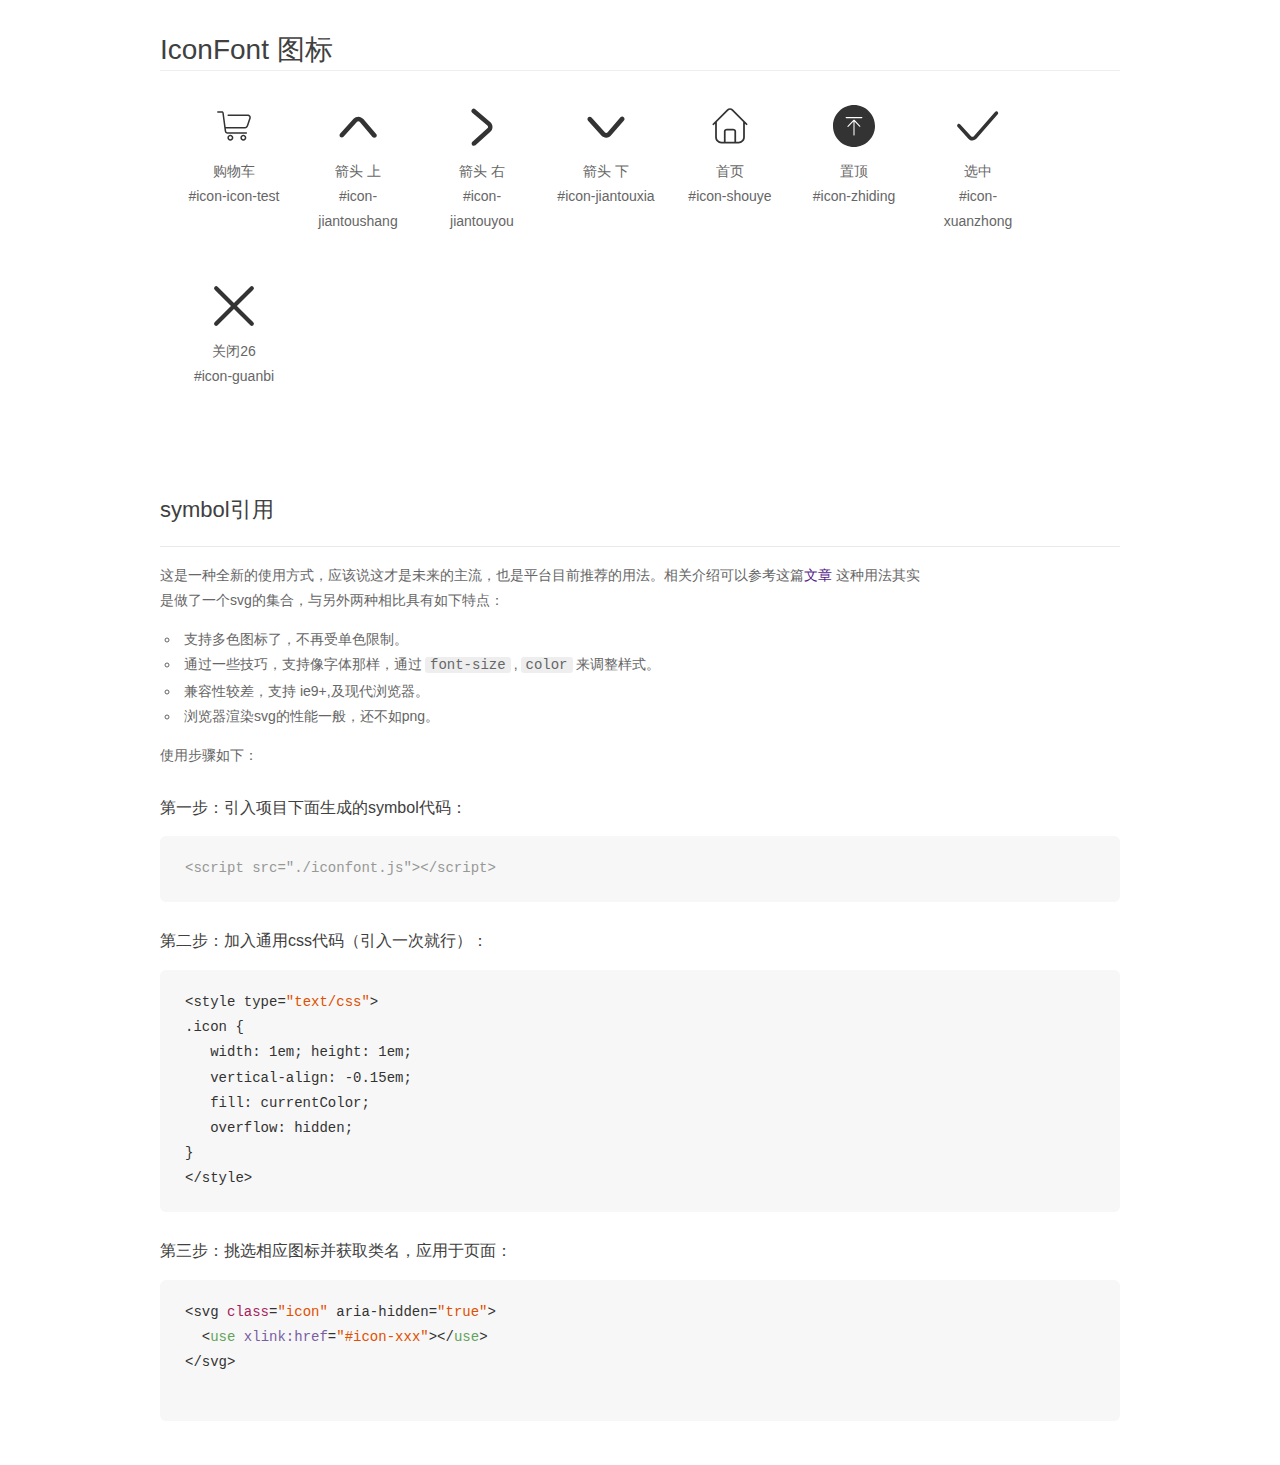
<file: 阿里云/download/cont/demo_symbol.html>
<!DOCTYPE html>
<html>
<head>
    <meta charset="utf-8"/>
    <title>IconFont</title>
    <link rel="stylesheet" href="demo.css">
    <script src="iconfont.js"></script>

    <style type="text/css">
        .icon {
          /* 通过设置 font-size 来改变图标大小 */
          width: 1em; height: 1em;
          /* 图标和文字相邻时，垂直对齐 */
          vertical-align: -0.15em;
          /* 通过设置 color 来改变 SVG 的颜色/fill */
          fill: currentColor;
          /* path 和 stroke 溢出 viewBox 部分在 IE 下会显示
             normalize.css 中也包含这行 */
          overflow: hidden;
        }

    </style>
</head>
<body>
    <div class="main markdown">
        <h1>IconFont 图标</h1>
        <ul class="icon_lists clear">
            
                <li>
                    <svg class="icon" aria-hidden="true">
                        <use xlink:href="#icon-icon-test"></use>
                    </svg>
                    <div class="name">购物车</div>
                    <div class="fontclass">#icon-icon-test</div>
                </li>
            
                <li>
                    <svg class="icon" aria-hidden="true">
                        <use xlink:href="#icon-jiantoushang"></use>
                    </svg>
                    <div class="name">箭头 上</div>
                    <div class="fontclass">#icon-jiantoushang</div>
                </li>
            
                <li>
                    <svg class="icon" aria-hidden="true">
                        <use xlink:href="#icon-jiantouyou"></use>
                    </svg>
                    <div class="name">箭头 右</div>
                    <div class="fontclass">#icon-jiantouyou</div>
                </li>
            
                <li>
                    <svg class="icon" aria-hidden="true">
                        <use xlink:href="#icon-jiantouxia"></use>
                    </svg>
                    <div class="name">箭头 下</div>
                    <div class="fontclass">#icon-jiantouxia</div>
                </li>
            
                <li>
                    <svg class="icon" aria-hidden="true">
                        <use xlink:href="#icon-shouye"></use>
                    </svg>
                    <div class="name">首页</div>
                    <div class="fontclass">#icon-shouye</div>
                </li>
            
                <li>
                    <svg class="icon" aria-hidden="true">
                        <use xlink:href="#icon-zhiding"></use>
                    </svg>
                    <div class="name">置顶</div>
                    <div class="fontclass">#icon-zhiding</div>
                </li>
            
                <li>
                    <svg class="icon" aria-hidden="true">
                        <use xlink:href="#icon-xuanzhong"></use>
                    </svg>
                    <div class="name">选中</div>
                    <div class="fontclass">#icon-xuanzhong</div>
                </li>
            
                <li>
                    <svg class="icon" aria-hidden="true">
                        <use xlink:href="#icon-guanbi"></use>
                    </svg>
                    <div class="name">关闭26</div>
                    <div class="fontclass">#icon-guanbi</div>
                </li>
            
        </ul>


        <h2 id="symbol-">symbol引用</h2>
        <hr>

        <p>这是一种全新的使用方式，应该说这才是未来的主流，也是平台目前推荐的用法。相关介绍可以参考这篇<a href="">文章</a>
        这种用法其实是做了一个svg的集合，与另外两种相比具有如下特点：</p>
        <ul>
          <li>支持多色图标了，不再受单色限制。</li>
          <li>通过一些技巧，支持像字体那样，通过<code>font-size</code>,<code>color</code>来调整样式。</li>
          <li>兼容性较差，支持 ie9+,及现代浏览器。</li>
          <li>浏览器渲染svg的性能一般，还不如png。</li>
        </ul>
        <p>使用步骤如下：</p>
        <h3 id="-symbol-">第一步：引入项目下面生成的symbol代码：</h3>
        <pre><code class="lang-js hljs javascript"><span class="hljs-comment">&lt;script src="./iconfont.js"&gt;&lt;/script&gt;</span></code></pre>
        <h3 id="-css-">第二步：加入通用css代码（引入一次就行）：</h3>
        <pre><code class="lang-js hljs javascript">&lt;style type=<span class="hljs-string">"text/css"</span>&gt;
.icon {
   width: <span class="hljs-number">1</span>em; height: <span class="hljs-number">1</span>em;
   vertical-align: <span class="hljs-number">-0.15</span>em;
   fill: currentColor;
   overflow: hidden;
}
&lt;<span class="hljs-regexp">/style&gt;</span></code></pre>
        <h3 id="-">第三步：挑选相应图标并获取类名，应用于页面：</h3>
        <pre><code class="lang-js hljs javascript">&lt;svg <span class="hljs-class"><span class="hljs-keyword">class</span></span>=<span class="hljs-string">"icon"</span> aria-hidden=<span class="hljs-string">"true"</span>&gt;<span class="xml"><span class="hljs-tag">
  &lt;<span class="hljs-name">use</span> <span class="hljs-attr">xlink:href</span>=<span class="hljs-string">"#icon-xxx"</span>&gt;</span><span class="hljs-tag">&lt;/<span class="hljs-name">use</span>&gt;</span>
</span>&lt;<span class="hljs-regexp">/svg&gt;
        </span></code></pre>
    </div>
</body>
</html>
</file>
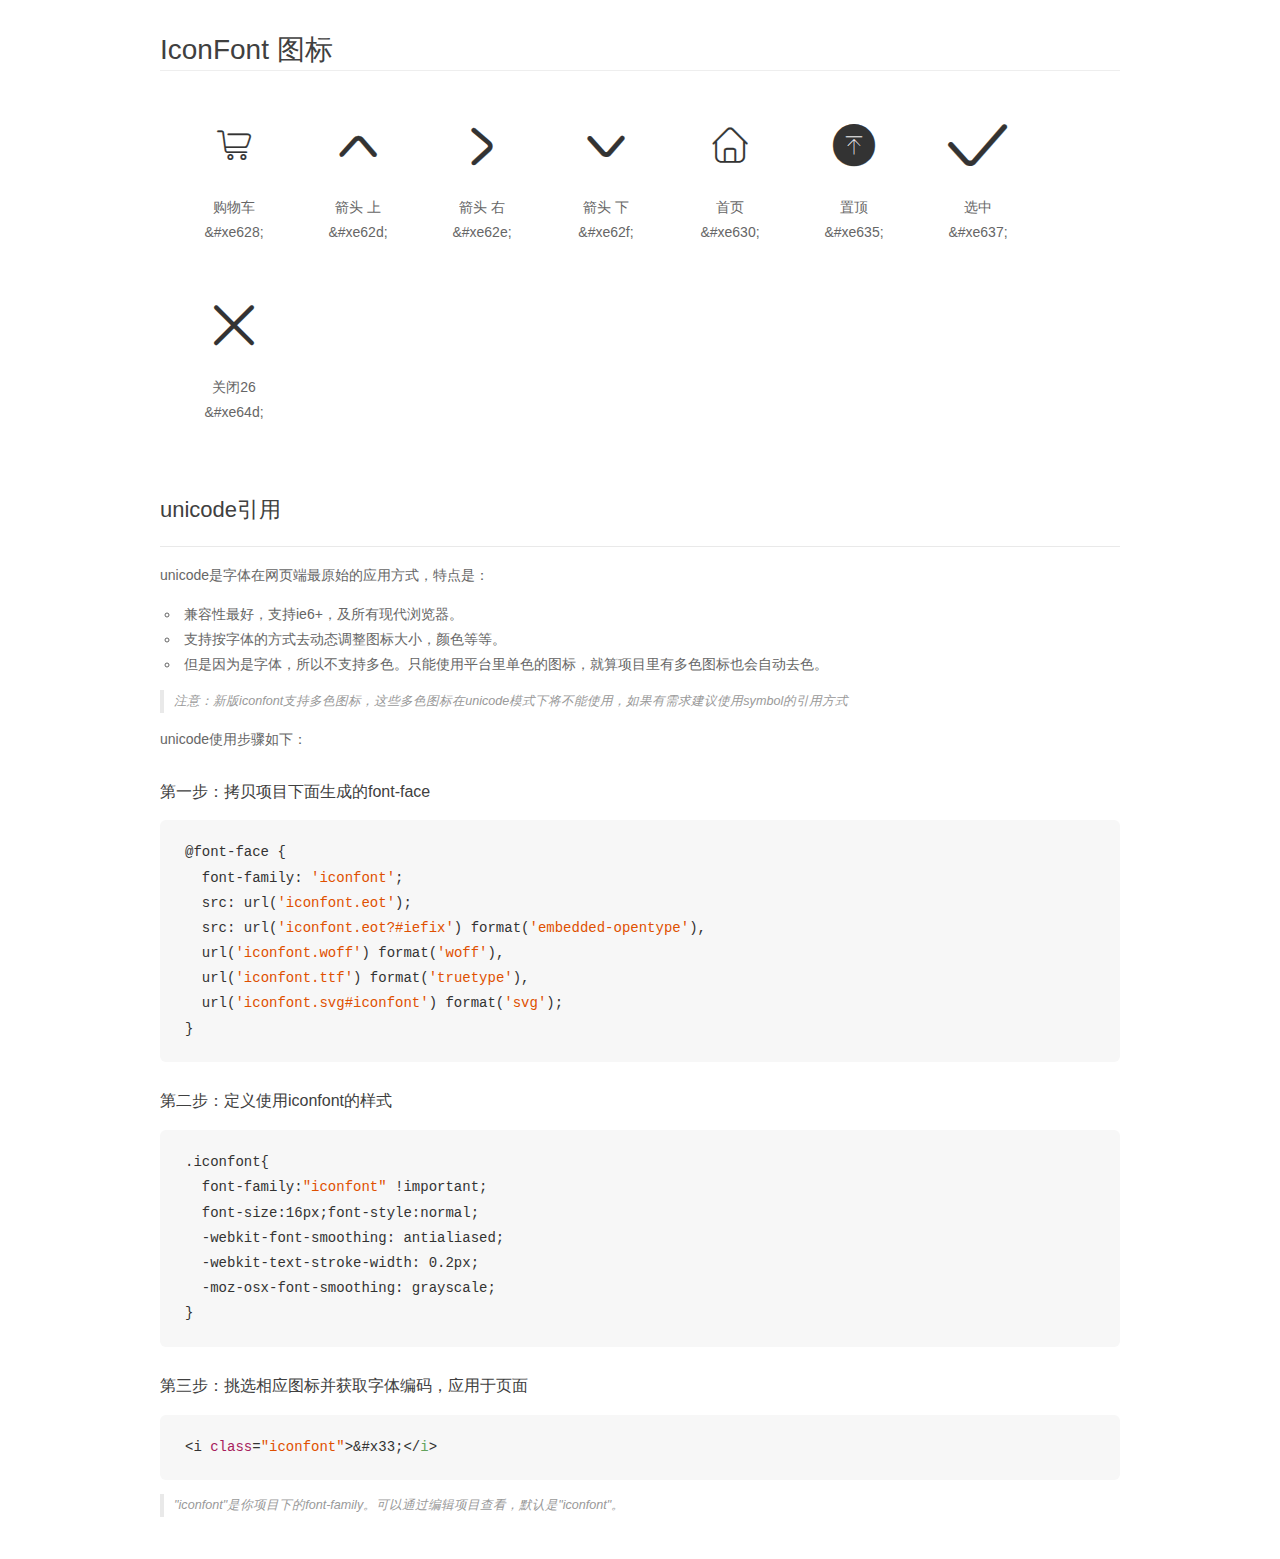
<file: 阿里云/download/cont/demo_unicode.html>
<!DOCTYPE html>
<html>
<head>
    <meta charset="utf-8"/>
    <title>IconFont</title>
    <link rel="stylesheet" href="demo.css">

    <style type="text/css">

        @font-face {font-family: "iconfont";
          src: url('iconfont.eot'); /* IE9*/
          src: url('iconfont.eot#iefix') format('embedded-opentype'), /* IE6-IE8 */
          url('iconfont.woff') format('woff'), /* chrome, firefox */
          url('iconfont.ttf') format('truetype'), /* chrome, firefox, opera, Safari, Android, iOS 4.2+*/
          url('iconfont.svg#iconfont') format('svg'); /* iOS 4.1- */
        }

        .iconfont {
          font-family:"iconfont" !important;
          font-size:16px;
          font-style:normal;
          -webkit-font-smoothing: antialiased;
          -webkit-text-stroke-width: 0.2px;
          -moz-osx-font-smoothing: grayscale;
        }

    </style>
</head>
<body>
    <div class="main markdown">
        <h1>IconFont 图标</h1>
        <ul class="icon_lists clear">
            
                <li>
                <i class="icon iconfont">&#xe628;</i>
                    <div class="name">购物车</div>
                    <div class="code">&amp;#xe628;</div>
                </li>
            
                <li>
                <i class="icon iconfont">&#xe62d;</i>
                    <div class="name">箭头 上</div>
                    <div class="code">&amp;#xe62d;</div>
                </li>
            
                <li>
                <i class="icon iconfont">&#xe62e;</i>
                    <div class="name">箭头 右</div>
                    <div class="code">&amp;#xe62e;</div>
                </li>
            
                <li>
                <i class="icon iconfont">&#xe62f;</i>
                    <div class="name">箭头 下</div>
                    <div class="code">&amp;#xe62f;</div>
                </li>
            
                <li>
                <i class="icon iconfont">&#xe630;</i>
                    <div class="name">首页</div>
                    <div class="code">&amp;#xe630;</div>
                </li>
            
                <li>
                <i class="icon iconfont">&#xe635;</i>
                    <div class="name">置顶</div>
                    <div class="code">&amp;#xe635;</div>
                </li>
            
                <li>
                <i class="icon iconfont">&#xe637;</i>
                    <div class="name">选中</div>
                    <div class="code">&amp;#xe637;</div>
                </li>
            
                <li>
                <i class="icon iconfont">&#xe64d;</i>
                    <div class="name">关闭26</div>
                    <div class="code">&amp;#xe64d;</div>
                </li>
            
        </ul>
        <h2 id="unicode-">unicode引用</h2>
        <hr>

        <p>unicode是字体在网页端最原始的应用方式，特点是：</p>
        <ul>
        <li>兼容性最好，支持ie6+，及所有现代浏览器。</li>
        <li>支持按字体的方式去动态调整图标大小，颜色等等。</li>
        <li>但是因为是字体，所以不支持多色。只能使用平台里单色的图标，就算项目里有多色图标也会自动去色。</li>
        </ul>
        <blockquote>
        <p>注意：新版iconfont支持多色图标，这些多色图标在unicode模式下将不能使用，如果有需求建议使用symbol的引用方式</p>
        </blockquote>
        <p>unicode使用步骤如下：</p>
        <h3 id="-font-face">第一步：拷贝项目下面生成的font-face</h3>
        <pre><code class="lang-js hljs javascript">@font-face {
  font-family: <span class="hljs-string">'iconfont'</span>;
  src: url(<span class="hljs-string">'iconfont.eot'</span>);
  src: url(<span class="hljs-string">'iconfont.eot?#iefix'</span>) format(<span class="hljs-string">'embedded-opentype'</span>),
  url(<span class="hljs-string">'iconfont.woff'</span>) format(<span class="hljs-string">'woff'</span>),
  url(<span class="hljs-string">'iconfont.ttf'</span>) format(<span class="hljs-string">'truetype'</span>),
  url(<span class="hljs-string">'iconfont.svg#iconfont'</span>) format(<span class="hljs-string">'svg'</span>);
}
</code></pre>
        <h3 id="-iconfont-">第二步：定义使用iconfont的样式</h3>
        <pre><code class="lang-js hljs javascript">.iconfont{
  font-family:<span class="hljs-string">"iconfont"</span> !important;
  font-size:<span class="hljs-number">16</span>px;font-style:normal;
  -webkit-font-smoothing: antialiased;
  -webkit-text-stroke-width: <span class="hljs-number">0.2</span>px;
  -moz-osx-font-smoothing: grayscale;
}
</code></pre>
        <h3 id="-">第三步：挑选相应图标并获取字体编码，应用于页面</h3>
        <pre><code class="lang-js hljs javascript">&lt;i <span class="hljs-class"><span class="hljs-keyword">class</span></span>=<span class="hljs-string">"iconfont"</span>&gt;&amp;#x33;<span class="xml"><span class="hljs-tag">&lt;/<span class="hljs-name">i</span>&gt;</span></span></code></pre>

        <blockquote>
        <p>"iconfont"是你项目下的font-family。可以通过编辑项目查看，默认是"iconfont"。</p>
        </blockquote>
    </div>


</body>
</html>
</file>
<file: 阿里云/aliyun.css>
*{
				margin: 0;
				padding: 0;
				font-size: 14px;
				font-family: "微软雅黑";
				color: white;
			} 
			a{
				text-decoration: none;
			}
			li,input{
				list-style: none;
				border: none;
			}
			.fixfather::after{
				content: "";
				clear: both;
				display: block;
				height: 0;
				overflow: hidden;
			}
			.header{
				height: 640px;
				background: url(image/top.jpg) no-repeat center;
				background-size: 122%;
			}
			.header-top{
				height: 50px;
				border-bottom: rgb(47,51,55) solid 2px;
				overflow: hidden;
			}
			.header-hover:hover{
				background: rgb(55,61,65);
			}
			.header-hover:hover .header-body-header{
				border: none;
				height: 52px;
			}
			.header-top-img{
				float: left;
				padding: 15px;
				height:20px;
				width: 20px;
				background: url(image/tu1.png) no-repeat center;
				background-size: 20px;
				border-right: rgb(47,51,55) solid 2px;
			}
			.header-top-one{
				position: absolute;
				bottom: 15px;
				left: 15px;
			}
			.header-top-img:hover .header-top-ul1{
				display: block;
			}
			.header-top-img:hover{
				background-color: rgb(51,205,229);
			}
			.header-top-ul1{
				display: none;
				z-index: 1;
				background: rgb(39,43,46);
				position: absolute;
				width: 200px;
				top: 50px;
				left: 0;
				bottom: 0;
				border-right: rgb(47,51,55) solid 1px;
			}
			.header-top-li1{
				padding: 15px;
				cursor: pointer;
			}
			.header-top-li1 span{
				font-size: 13px;
				float: right;
			}
			.header-top-li1:hover{
				color: rgb(51,205,229);
			}
			.header-top-li1:hover .header-top-ul2{
				display: block;
			}
			.header-top-ul2{
				display: none;
				z-index: 2;
				background: rgb(48,53,56);
				position: absolute;
				width: 300px;
				top: 0px;
				left: 201px;
				bottom: 0;
			}
			.header-top-li2{
				margin: 15px;
				cursor: pointer;
			} 
			.header-top-li2:hover{
				color: rgb(51,205,229);
			}
			.header-top-img img{
				width: 18px;
				height: 14px;
			}
			.header-top-name{
				float: left;
				position: relative;
				padding: 15px;
			}
			.header-top-name img{
				width: 85px;
				height: 20px;
			}
			.header-top-gif{
				position: absolute;
				left: 15px;
				top: 15px;
			}
			.header-top-nav li{
				float: right;
				list-style: none;
				margin: 10px 15px;
				line-height: 30px;
				color: white;
				cursor: pointer;
			}
			.header-top-nav li:hover{
				color: rgb(0,193,222);
			}
			.header-top-nav img{
				margin-right: 10px;
				width: 17px;
				height: 17px;
				vertical-align: middle;
			}
			.header-top-china{
				float: right;
				line-height: 50px;
				width: 70px;
				color: white;
			}
			.header-top-input{
				float: right;
				height: 50px;
				width: 185px;
				padding-left: 15px;
				margin-right: 20px;
				border: none;
				background: rgba(255,255,255,0.1);
				color: white;
				outline: none;
			}
			.header-top .glass{
				position: absolute;
				top: 18px;
				right: 510px;
				width: 15px;
				height: 15px;
			}
			.header-body-header{
				position: relative;
				height: 50px;
				border-bottom: rgb(47,51,55) solid 2px;
			}
			.header-body-left{
				float: left;
			}
			.header-body-left li{
				float: left;
				padding-top: 16px;
				list-style: none;
				margin-left: 30px;
				cursor: pointer;
			}
			.header-body-left li:hover .header-body-three{
				display: block;
			}
			.header-body-three{
				display: block;
				margin: 0 auto;
				width: 0;
				height: 0;
				border-color: transparent transparent white transparent;
				border-width: 7px;
				border-style: solid;
				display: none;
			}
			.header-body-left li:hover{
				color: rgb(0,193,222);
			}
			.header-body-right{
				float: right;
				line-height: 51px;
				text-align: center;
				width: 120px;
				background: rgb(0,193,222);
			}
			.header-body-right:hover{
				cursor: pointer;
				background: skyblue;
			}
			.header-bottom{
				position: absolute;
				top: 500px;
				left: 0;
				width: 100%;
				height: 140px;
				background-color: hsla(0,0%,100%,.1);
			}
			.header-bottom ul{
				width: 1200px;
				margin: 0 auto;
			}
			.header-bottom li{
				float: left;
				padding: 30px 20px;
				width: 198px;
				line-height: 26.9px;
				border-color: rgb(64,66,74);
				border-style: solid;
				border-width: 0 1px;
				cursor: pointer;
			}
			.header-bottom li:hover{
				background: rgb(64,66,74);
			}
			.header-bottom h2{
				font-size: 16px;
			}
			.header-bottom p{
				color: rgb(175,176,180);
			}
			.bodyer{
				width: 1200px;
				padding: 30px 0;
				margin: 0 auto;
				text-align: center;
			}
			.bodyer .p1{
				font-size: 25px;
				margin-top: 20px;
			}
			.bodyer .p2{
				font-size: 16px;
				margin-top: 15px;
				color: black;
				cursor: pointer;
			}
			.bodyer .p2:hover{
				color: rgb(0,193,222);
			}
			.bodyer-bottom{
				margin-top: 60px;
			}
			.bodyer-bottom div{
				width: 240px;
				text-align: cneter;
				float: left;
			}
			.bodyer-bottom img{
				width: 80px;
				height: 80px;
			}
			.bodyer-bottom p{
				color: black;
				cursor: pointer;
			}
			.bodyer-bottom p:hover{
				color: rgb(0,193,222);
			}
			.ecs{
				overflow: hidden;
				height: 400px;
				background: rgb(245,245,246);
			}
			.ecs-container{
				width: 1200px;
				margin: 0 auto;
			}
			.ecs-left,.ecs-center{
				float: left;
			}
			.ecs-left{
				width: 320px;
				padding: 40px;
			}
			.ecs p,.ecs a,.ecs h2{
				color: black;
			}
			.ecs-left-div{
				position: relative;
				height: 150px;
			}
			.ecs-left-div img{
				position: absolute;
				top: 5px;
				right: 175px;
				width: 30px;
				height: 12px;
			}
			.ecs-left-div h2{
				font-size: 18px;
				cursor: pointer;
			}
			.ecs-left-div h2:hover{
				color: rgb(0,193,222);
			}
			.ecs-left-div p{
				color: rgb(155,158,160);
				margin: 10px 0;
			}
			.ecs-left-div a{
				display: block;
				height: 30px;
				margin-top: 15px;
				line-height: 30px;
				text-align: center;
				width: 100px;
				border: black solid 1px;
				cursor: pointer;
			}
			.ecs-left-div a:hover{
				color: deepskyblue;
				border-color: deepskyblue;
			}
			.ecs-center{
				position: relative;
				padding: 25px 25px 25px 0;
			}
			.ecs-center-img{
				position: absolute;
				top: 44px;
				right: 225px;
				width: 35px;
				height: 12px;
			}
			.ecs-center-box{
				height: 40px;
				width: 320px;
				padding: 15px;
			}
			.ecs-center-box:hover{
				border: #eee solid 1px;
				box-shadow: 0 0 0 1px #eee;
				background: white;
			}
			.ecs-center-box a{
				color: rgb(155,158,160);
				font-size: 12px;
			}
			.center{
				width: 1200px;
				margin: 0 auto;
				overflow: hidden;
			}
			.center-box{
				float: left;
				margin-top: 20px;
				width: 240px;
				height: 120px;
				text-align: center;
			}
			.center-box img{
				width: 80px;
				height: 80px;
			}
			.center-box p{
				color: black;
				cursor: pointer;
			}
			.center-box p:hover{
				color: rgb(0,193,222);
			}
			.center-a{
				display: block;
				clear: left;
				color: black;
				height: 35px;
				line-height: 35px;
				text-align: center;
				width: 120px;
				border: black solid 1px;
				cursor: pointer;
				margin: 350px  auto 40px;
			}
			.center-a:hover{
				border-color: rgb(0,193,222);
				color: rgb(0,193,222);
			}
			.four{
				position: relative;
				width: 100%;
				height: 420px;
				background: rgb(55,61,65);
			}
			.four-container{
				width: 1440px;
				margin: 0 auto;
			}
			.four-img{
				float: left;
				width: 288px;
				height: 420px;
			}
			.four-position{
				position: absolute;
				left: 72px;
				width: 1440px;
				height: 420px;
			}
			.four-position-div{
				position: relative;
				float: left;
				width: 288px;
				height: 420px;
				background: rgba(0,0,0,0.5);
			}
			.four-position-div:hover{
				background: rgba(17,197,225,0.5);
			}
			.four-position-div img{
				position: absolute;
				top: 105px;
				left: 105px;
				width: 80px;
				height: 80px;
			}
			.four-position-div p{
				position: absolute;
				top: 215px;
				left: 80px;
				font-size: 22px;
				font-weight: bold;
			}
			.five{
				width: 1200px;
				margin: 0 auto;
			}
			.five h2,.five p{
				color: black;
			}
			.five-text{
				text-align: center;
				margin: 80px;
			}
			.five-text h2{
				font-size: 25px;
				font-weight: normal;
			}
			.five-text p{
				font-size: 16px;
				line-height: 40px;
				cursor: pointer;
			}
			.five-text p:hover{
				color: rgb(0,193,222);
			}
			.five-img{
				position: relative;
				width: 400px;
				height: 300px;
				float: left;
			}
			.five-img-image{
				position: absolute;
				top: 40px;
				left: 160px;
				width: 75px;
				height: 75px;
				background: url(image/dongtu1.jpg) no-repeat;
				background-size: 75px;
			}
			.five-img-image2{
				position: absolute;
				top: 40px;
				left: 160px;
				width: 75px;
				height: 75px;
				background: url(image/dongtu2.jpg) no-repeat;
				background-size: 75px;
			}
			.five-img-image3{
				position: absolute;
				top: 40px;
				left: 160px;
				width: 75px;
				height: 75px;
				background: url(image/dongtu3.jpg) no-repeat;
				background-size: 75px;
			}
			.five-img-image4{
				position: absolute;
				top: 40px;
				left: 160px;
				width: 75px;
				height: 75px;
				background: url(image/dongtu4.jpg) no-repeat;
				background-size: 75px;
			}
			.five-img-image5{
				position: absolute;
				top: 40px;
				left: 160px;
				width: 75px;
				height: 75px;
				background: url(image/dongtu5.jpg) no-repeat;
				background-size: 75px;
			}
			.five-img-image6{
				position: absolute;
				top: 40px;
				left: 160px;
				width: 75px;
				height: 75px;
				background: url(image/dongtu6.jpg) no-repeat;
				background-size: 75px;
			}
			.five-img p{
				font-size: 20px;
				font-weight: bold;
				margin-bottom: 15px;
				cursor: pointer;
			}
			.five-img p:hover{
				color: rgb(0,193,222);
			}
			.five-img-p{
				position: absolute;
				top: 130px;
				left: 50px;
				text-align: center;
				width: 300px;
			}
			.five-img-p a{
				display: inline-block;
				margin: 5px;
				cursor: pointer;
				color: rgb(169,176,180);
			}
			.five-img-p a:hover{
				color: rgb(0,193,222);
			}
			.five-img-p span{
				color: rgb(169,176,180);
			}
			.six{
				height: 600px;
				background: rgb(245,245,245);
				text-align: center;
				overflow: hidden;
			}
			.six h2,.six p,.six a{
				color: black;
			}
			.six-top{
				margin-top: 80px;
				margin-bottom: 60px;
			}
			.six-top h2{
				font-size: 25px;
				font-weight: normal;
			}
			.six-top p{
				font-size: 16px;
				line-height: 40px;
				cursor: pointer;
			}
			.six-top p:hover{
				color: rgb(0,193,222);
			}
			.six-bottom{
				width: 1200px;
				margin: 0 auto;
			}
			.six-bottom-img{
				float: left;
				height: 240px;
				width: 378px;
				margin: 10px;
				background: white;
				border: rgb(197,216,219) solid 1px;
				overflow: hidden;
				cursor: pointer;
			}
			.six-bottom-img img{
				width: 380px;
				height: 170px;
			}
			.six-bottom-img a{
				line-height: 70px;
			}
			.six-bottom-a{
				padding: 0 10px;
				float: left;
				height: 56px;
				width: 360px;
				margin: 10px;
				text-align: left;
			}
			.six-bottom-a li{
				line-height: 25px;
				color: black;
				cursor: pointer;
			} 
			.six-bottom-a li:hover{
				color: rgb(0,193,222);
			}
			.seven{
				height: 100px;
				background: rgb(0,193,222);
				text-align: center;
				line-height: 100px;
			}
			.seven a{
				font-size: 25px;
			}
			.eight-top h2,.eight-top p,.eight-top a{
				color: black;
			}
			.eight{
				width: 1200px;
				margin: 0 auto;
			}
			.eight-top{
				text-align: center;
				margin-top: 80px;
				margin-bottom: 60px;
			}
			.eight-top h2{
				font-size: 25px;
				font-weight: normal;
			}
			.eight-top p{
				font-size: 16px;
				line-height: 40px;
				cursor: pointer;
			}
			.eight-top p:hover{
				color: rgb(0,193,222);
			}
			.eight-bottom-img{
				text-align: center;
			}
			.eight-bottom-img a{
				color: black;
				vertical-align: middle;
				font-size: 13px;
				cursor: pointer;
			}
			.eight-bottom-img img{
				height: 50px;
				width: 50px;
				vertical-align: middle;
				margin-left: 30px;
				margin-right: 20px;
			}
			.nine{
				width: 1200px;
				margin: 100px auto;
				overflow: hidden;
			}
			.nine h2,.nine p{
				color: black;
			}
			.nine-top{
				text-align: center;
				margin-top: 80px;
				margin-bottom: 60px;
			}
			.nine-top h2{
				font-size: 25px;
				font-weight: normal;
			}
			.nine-top p{
				font-size: 16px;
				line-height: 40px;
				cursor: pointer;
			}
			.nine-top p:hover{
				color: rgb(0,193,222);
			}
			.nine-bottom div{
				float: left;
				width: 240px;
				text-align: center;
			}
			.nine-bottom img{
				width: 160px;
				height: 87px;
			}
			.ten{
				height: 100px;
				padding: 50px 0;
				background: rgb(0,193,222);
				text-align: center;
			}
			.ten p{
				font-size: 25px;
				line-height: 60px;
			}
			.ten button{
				font-size: 16px;
				width: 120px;
				height: 38px;
				background: rgb(0,193,222);
				border: white solid 1px;
				cursor: pointer;
			}
			.ten button:hover{
				background: white;
				color: rgb(0,193,222);
			}
			.bottom{
				overflow: hidden;
				padding: 30px 0;
				background: rgb(55,61,65);
			}
			.bottom-container{
				overflow: hidden;
				width: 1200px;
				margin: 0 auto;
			}
			.bottom-left{
				position: relative;
				float: left;
				width: 299px;
				height: 280px;
				border-right: rgb(75,80,84) solid 1px;
			} 
			.bottom-left img{
				width: 50px;
				height: 41px;
				position: absolute;
				left: 20px;
			}
			.bottom-left-div{
				width: 200px;
				margin-left: 100px;
			}
			.bottom-left h3{
				font-size: 16px;
				font-weight: normal;
			}
			.bottom-left h2{
				margin-top: 10px;
				font-size: 20px;
				font-weight: normal;
			}
			.bottom-left ul{
				margin-top: 25px;
			}
			.bottom-left ul li{
				color: rgb(155,158,160);
				line-height: 30px;
				cursor: pointer;
			}
			.bottom-left ul li:hover{
				color: rgb(0,193,222);
			}
			.bottom-right{
				float: left;
				width: 900px;
				height: 280px;
			}
			.bottom-center{
				clear: left;
				height: 95px;
				padding: 15px 0;
				margin:  0 50px;
				border-top:  rgb(75,80,84) solid 1px;
				border-bottom:  rgb(75,80,84) solid 1px;
			}
			.bottom-right-li{
				float: left;
				margin-left: 100px;
			}
			.bottom-right-li h2{
				font-size: 13px;
			}
			.bottom-right-ul2 li{
				margin-top: 10px;
				font-size: 12px;
				color: rgb(155,158,160);
				cursor: pointer;
			}
			.bottom-right-ul2 li:hover{
				color: rgb(0,193,222);
			}
			.bottom-top-container{
				margin-bottom: 30px;
			}
			.bottom-center-ul2 li{
				color: rgb(115,119,122);
				float: left;
				margin-left: 54px;
				cursor: pointer;
			}
			.bottom-center-ul2 li:hover{
				color: rgb(0,193,222);
			}
			.bottom-center-li h2{
				color: rgb(155,158,160);
				float: left;
				clear: left;
			}	
			.bottom-center-li{
				line-height: 30px;
			}	
			.bottom-bottom{
				padding: 0 45px;
			}
			.bottom-bottom-top a{
				font-size: 16px;
				margin-right: 30px;
				color: rgb(155,158,160);
				line-height: 100px;
				cursor: pointer;
			}	
			.bottom-bottom-top a:hover{
				color: rgb(0,193,222);
			}
			.bottom-bottom-center a{
				color: rgb(115,119,122);
				margin-right: 10px;
				line-height: 30px;
				cursor: pointer;
			}
			.bottom-bottom-center a:hover{
				color: rgb(0,193,222);
			}
			.bottom-bottom-bottom a{
				color: rgb(115,119,122);
				vertical-align: middle;
				cursor: pointer;
			}
			.bottom-bottom-bottom img{
				vertical-align: middle;	
			}
			.fix{
				text-align: center;
				position: fixed;
				top: 400px;
				right: 15px;
				width: 30px;
				padding: 5px 10px;
				height: 120px;
				background: rgb(51,205,229);
				box-shadow: 0 6px 12px 0 rgba(0,0,0,.15) ;
			}
			.fix img{
				width: 30px;
				height: 20px;
			}
			.fix:hover +.fix-div{
				display: block;
			}
			.fix-div:hover{
				display: block;
			}
			.fix-div{
				display: none;
				width: 300px;
				height: 205px;
				padding: 10px;
				background: white;
				position: fixed;
				top: 305px;
				margin: 25px;
				right: 60px;
				box-shadow: 0 6px 12px 0 rgba(0,0,0,.15);
			}
			.fix-div1{
				width: 300px;
				height: 68px;
			}
			.fix-div1 a{
				line-height: 25px;
				color: black;
				font-weight: bold;
				cursor: pointer;
			}
			.fix-div1 a:hover{
				color: rgb(0,193,222);
			}
			.fix-div1 span{
				color: rgb(155,158,160);
				font-size: 12px;
			}
			.fix-div-img img{
				width: 24px;
				height: 25px;
			}
			.fix-div-img{
				float: left;
				line-height: 68px;
				margin-left: 10px;
			}
			.fix-div-a{
				float: left;
				margin-left: 20px;
			}
</file>
<file: 阿里云/download/cont/iconfont.css>
@font-face {font-family: "iconfont";
  src: url('iconfont.eot?t=1533267207575'); /* IE9*/
  src: url('iconfont.eot?t=1533267207575#iefix') format('embedded-opentype'), /* IE6-IE8 */
  url('[data-uri]') format('woff'),
  url('iconfont.ttf?t=1533267207575') format('truetype'), /* chrome, firefox, opera, Safari, Android, iOS 4.2+*/
  url('iconfont.svg?t=1533267207575#iconfont') format('svg'); /* iOS 4.1- */
}

.iconfont {
  font-family:"iconfont" !important;
  font-size:16px;
  font-style:normal;
  -webkit-font-smoothing: antialiased;
  -moz-osx-font-smoothing: grayscale;
}

.icon-icon-test:before { content: "\e628"; }

.icon-jiantoushang:before { content: "\e62d"; }

.icon-jiantouyou:before { content: "\e62e"; }

.icon-jiantouxia:before { content: "\e62f"; }

.icon-shouye:before { content: "\e630"; }

.icon-zhiding:before { content: "\e635"; }

.icon-xuanzhong:before { content: "\e637"; }

.icon-guanbi:before { content: "\e64d"; }
</file>
<file: 阿里云/download/cont/demo.css>
*{margin: 0;padding: 0;list-style: none;}
/*
KISSY CSS Reset
理念：1. reset 的目的不是清除浏览器的默认样式，这仅是部分工作。清除和重置是紧密不可分的。
2. reset 的目的不是让默认样式在所有浏览器下一致，而是减少默认样式有可能带来的问题。
3. reset 期望提供一套普适通用的基础样式。但没有银弹，推荐根据具体需求，裁剪和修改后再使用。
特色：1. 适应中文；2. 基于最新主流浏览器。
维护：玉伯<lifesinger@gmail.com>, 正淳<ragecarrier@gmail.com>
 */

/** 清除内外边距 **/
body, h1, h2, h3, h4, h5, h6, hr, p, blockquote, /* structural elements 结构元素 */
dl, dt, dd, ul, ol, li, /* list elements 列表元素 */
pre, /* text formatting elements 文本格式元素 */
form, fieldset, legend, button, input, textarea, /* form elements 表单元素 */
th, td /* table elements 表格元素 */ {
  margin: 0;
  padding: 0;
}

/** 设置默认字体 **/
body,
button, input, select, textarea /* for ie */ {
  font: 12px/1.5 tahoma, arial, \5b8b\4f53, sans-serif;
}
h1, h2, h3, h4, h5, h6 { font-size: 100%; }
address, cite, dfn, em, var { font-style: normal; } /* 将斜体扶正 */
code, kbd, pre, samp { font-family: courier new, courier, monospace; } /* 统一等宽字体 */
small { font-size: 12px; } /* 小于 12px 的中文很难阅读，让 small 正常化 */

/** 重置列表元素 **/
ul, ol { list-style: none; }

/** 重置文本格式元素 **/
a { text-decoration: none; }
a:hover { text-decoration: underline; }


/** 重置表单元素 **/
legend { color: #000; } /* for ie6 */
fieldset, img { border: 0; } /* img 搭车：让链接里的 img 无边框 */
button, input, select, textarea { font-size: 100%; } /* 使得表单元素在 ie 下能继承字体大小 */
/* 注：optgroup 无法扶正 */

/** 重置表格元素 **/
table { border-collapse: collapse; border-spacing: 0; }

/* 清除浮动 */
.ks-clear:after, .clear:after {
  content: '\20';
  display: block;
  height: 0;
  clear: both;
}
.ks-clear, .clear {
  *zoom: 1;
}

.main {
  padding: 30px 100px;
width: 960px;
margin: 0 auto;
}
.main h1{font-size:36px; color:#333; text-align:left;margin-bottom:30px; border-bottom: 1px solid #eee;}

.helps{margin-top:40px;}
.helps pre{
  padding:20px;
  margin:10px 0;
  border:solid 1px #e7e1cd;
  background-color: #fffdef;
  overflow: auto;
}

.icon_lists{
  width: 100% !important;

}

.icon_lists li{
  float:left;
  width: 100px;
  height:180px;
  text-align: center;
  list-style: none !important;
}
.icon_lists .icon{
  font-size: 42px;
  line-height: 100px;
  margin: 10px 0;
  color:#333;
  -webkit-transition: font-size 0.25s ease-out 0s;
  -moz-transition: font-size 0.25s ease-out 0s;
  transition: font-size 0.25s ease-out 0s;

}
.icon_lists .icon:hover{
  font-size: 100px;
}



.markdown {
  color: #666;
  font-size: 14px;
  line-height: 1.8;
}

.highlight {
  line-height: 1.5;
}

.markdown img {
  vertical-align: middle;
  max-width: 100%;
}

.markdown h1 {
  color: #404040;
  font-weight: 500;
  line-height: 40px;
  margin-bottom: 24px;
}

.markdown h2,
.markdown h3,
.markdown h4,
.markdown h5,
.markdown h6 {
  color: #404040;
  margin: 1.6em 0 0.6em 0;
  font-weight: 500;
  clear: both;
}

.markdown h1 {
  font-size: 28px;
}

.markdown h2 {
  font-size: 22px;
}

.markdown h3 {
  font-size: 16px;
}

.markdown h4 {
  font-size: 14px;
}

.markdown h5 {
  font-size: 12px;
}

.markdown h6 {
  font-size: 12px;
}

.markdown hr {
  height: 1px;
  border: 0;
  background: #e9e9e9;
  margin: 16px 0;
  clear: both;
}

.markdown p,
.markdown pre {
  margin: 1em 0;
}

.markdown > p,
.markdown > blockquote,
.markdown > .highlight,
.markdown > ol,
.markdown > ul {
  width: 80%;
}

.markdown ul > li {
  list-style: circle;
}

.markdown > ul li,
.markdown blockquote ul > li {
  margin-left: 20px;
  padding-left: 4px;
}

.markdown > ul li p,
.markdown > ol li p {
  margin: 0.6em 0;
}

.markdown ol > li {
  list-style: decimal;
}

.markdown > ol li,
.markdown blockquote ol > li {
  margin-left: 20px;
  padding-left: 4px;
}

.markdown code {
  margin: 0 3px;
  padding: 0 5px;
  background: #eee;
  border-radius: 3px;
}

.markdown pre {
  border-radius: 6px;
  background: #f7f7f7;
  padding: 20px;
}

.markdown pre code {
  border: none;
  background: #f7f7f7;
  margin: 0;
}

.markdown strong,
.markdown b {
  font-weight: 600;
}

.markdown > table {
  border-collapse: collapse;
  border-spacing: 0px;
  empty-cells: show;
  border: 1px solid #e9e9e9;
  width: 95%;
  margin-bottom: 24px;
}

.markdown > table th {
  white-space: nowrap;
  color: #333;
  font-weight: 600;

}

.markdown > table th,
.markdown > table td {
  border: 1px solid #e9e9e9;
  padding: 8px 16px;
  text-align: left;
}

.markdown > table th {
  background: #F7F7F7;
}

.markdown blockquote {
  font-size: 90%;
  color: #999;
  border-left: 4px solid #e9e9e9;
  padding-left: 0.8em;
  margin: 1em 0;
  font-style: italic;
}

.markdown blockquote p {
  margin: 0;
}

.markdown .anchor {
  opacity: 0;
  transition: opacity 0.3s ease;
  margin-left: 8px;
}

.markdown .waiting {
  color: #ccc;
}

.markdown h1:hover .anchor,
.markdown h2:hover .anchor,
.markdown h3:hover .anchor,
.markdown h4:hover .anchor,
.markdown h5:hover .anchor,
.markdown h6:hover .anchor {
  opacity: 1;
  display: inline-block;
}

.markdown > br,
.markdown > p > br {
  clear: both;
}


.hljs {
  display: block;
  background: white;
  padding: 0.5em;
  color: #333333;
  overflow-x: auto;
}

.hljs-comment,
.hljs-meta {
  color: #969896;
}

.hljs-string,
.hljs-variable,
.hljs-template-variable,
.hljs-strong,
.hljs-emphasis,
.hljs-quote {
  color: #df5000;
}

.hljs-keyword,
.hljs-selector-tag,
.hljs-type {
  color: #a71d5d;
}

.hljs-literal,
.hljs-symbol,
.hljs-bullet,
.hljs-attribute {
  color: #0086b3;
}

.hljs-section,
.hljs-name {
  color: #63a35c;
}

.hljs-tag {
  color: #333333;
}

.hljs-title,
.hljs-attr,
.hljs-selector-id,
.hljs-selector-class,
.hljs-selector-attr,
.hljs-selector-pseudo {
  color: #795da3;
}

.hljs-addition {
  color: #55a532;
  background-color: #eaffea;
}

.hljs-deletion {
  color: #bd2c00;
  background-color: #ffecec;
}

.hljs-link {
  text-decoration: underline;
}

pre{
  background: #fff;
}
</file>
